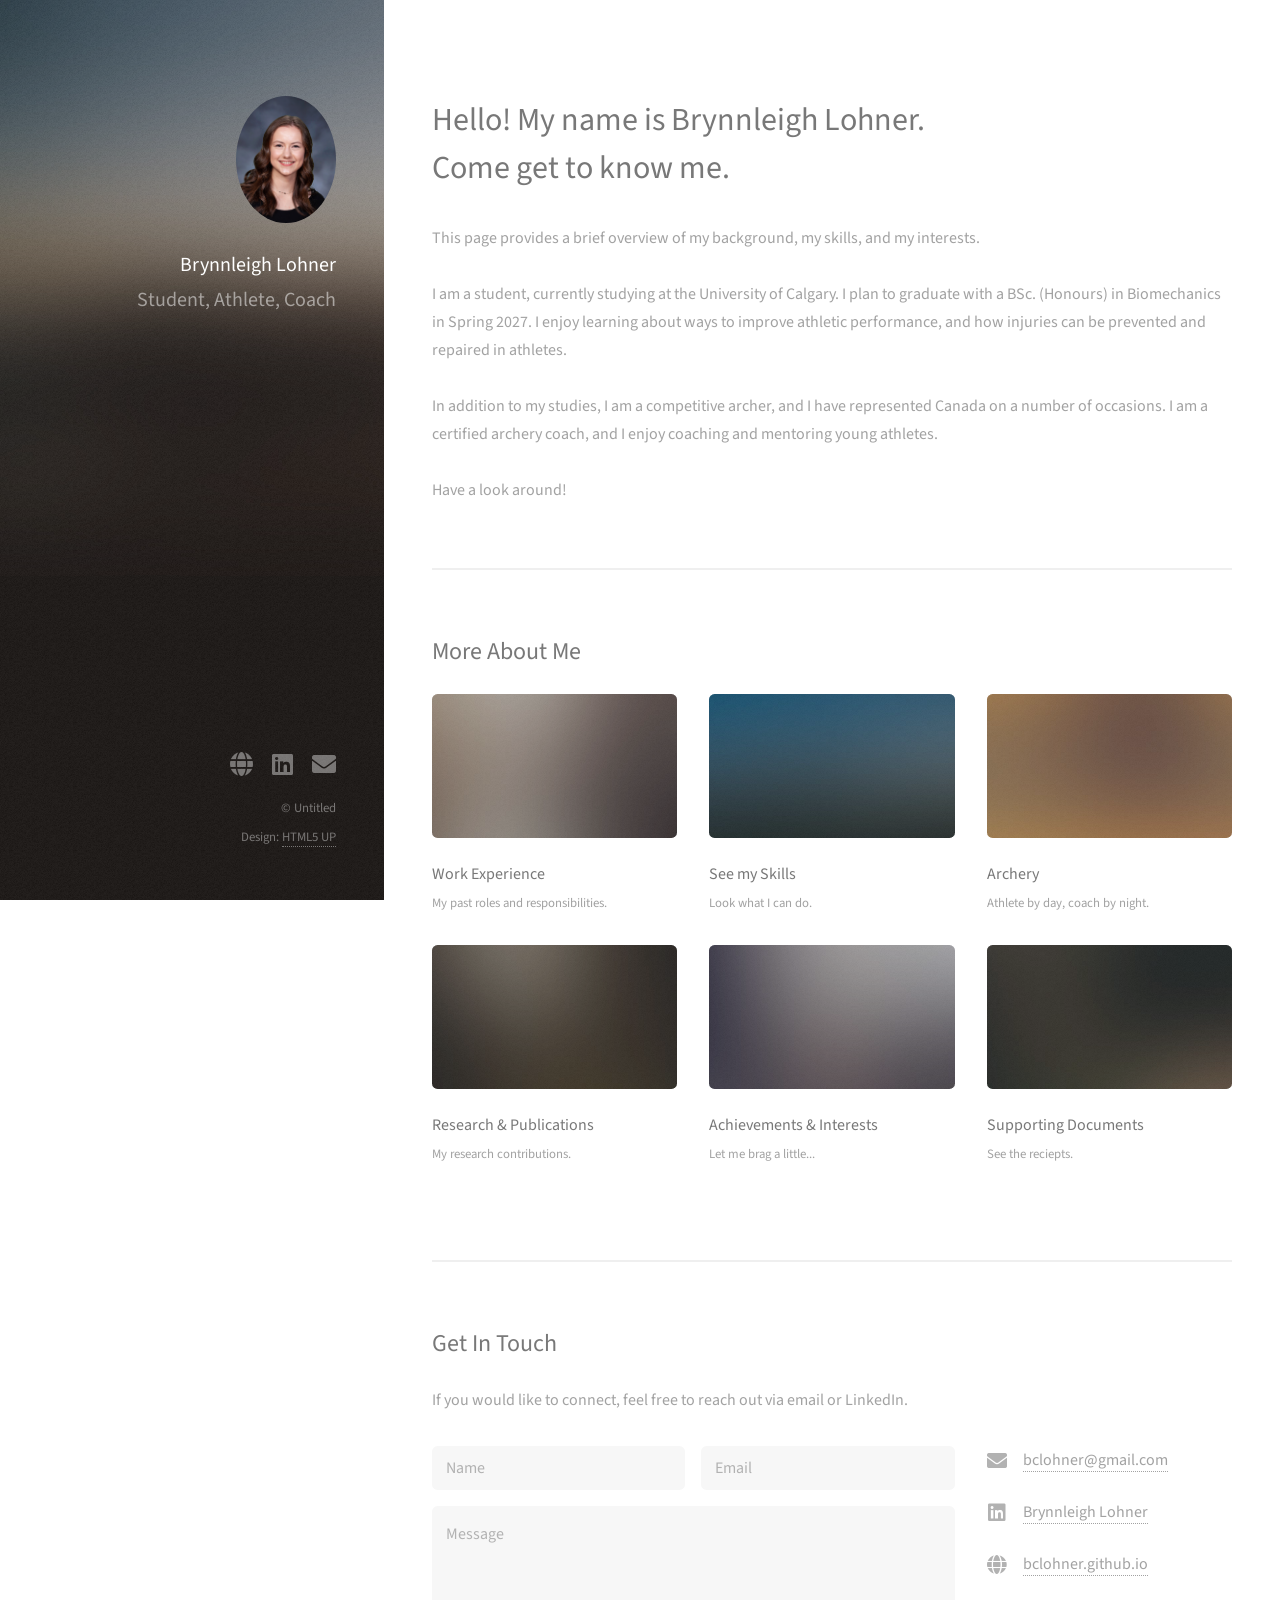
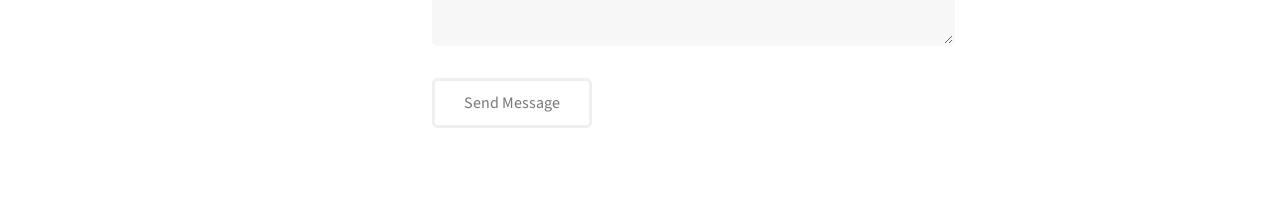
<file: index.html>
<!DOCTYPE HTML>
<!--
	Strata by HTML5 UP
	html5up.net | @ajlkn
	Free for personal and commercial use under the CCA 3.0 license (html5up.net/license)
-->
<html>

<head>
	<title>Brynnleigh Lohner</title>
	<meta charset="utf-8" />
	<meta name="viewport" content="width=device-width, initial-scale=1, user-scalable=no" />
	<link rel="stylesheet" href="assets/css/main.css" />
</head>

<body class="is-preload">

	<!-- Header -->
	<header id="header">
		<div class="inner">
			<a href="#" class="image avatar"><img src="images/Headshot.jpg" alt="" /></a>
			<h1><strong>Brynnleigh Lohner</strong><br />
				Student, Athlete, Coach<br /></h1>
		</div>
	</header>

	<!-- Main -->
	<div id="main">

		<!-- One -->
		<section id="one">
			<header class="major">
				<h2>Hello! My name is Brynnleigh Lohner.<br />
					Come get to know me.</h2>
			</header>
			<p>This page provides a brief overview of my background, my skills, and my interests.<br>
				<br>
				I am a student, currently studying at the University of Calgary. I plan to graduate with a BSc.
				(Honours) in
				Biomechanics in Spring 2027. I enjoy learning about ways to improve athletic performance, and how
				injuries can be prevented
				and repaired in athletes.<br>
				<br>
				In addition to my studies, I am a competitive archer, and I have represented Canada on a number of
				occasions. I am a certified archery coach, and I enjoy coaching and mentoring young athletes. <br>
				<br>
				Have a look around!
			</p>
		</section>

		<!-- Two -->
		<section id="two">
			<h2>More About Me</h2>
			<div class="row">
				<article class="col-4 col-12-xsmall work-item">
					<a href="experience.html" class="image fit thumb"><img src="images/thumbs/01.jpg"
							alt="Work Experience" /></a>
					<h3>Work Experience</h3>
					<p>My past roles and responsibilities.</p>
				</article>
				<article class="col-4 col-12-xsmall work-item">
					<a href="skills.html" class="image fit thumb"><img src="images/thumbs/05.jpg"
							alt="See my Skills!" /></a>
					<h3>See my Skills</h3>
					<p>Look what I can do.</p>
				</article>
				<article class="col-4 col-12-xsmall work-item">
					<a href="archery.html" class="image fit thumb"><img src="images/thumbs/04.jpg" alt="Archery" /></a>
					<h3>Archery</h3>
					<p>Athlete by day, coach by night.</p>
				</article>
				<article class="col-4 col-12-xsmall work-item">
					<a href="research.html" class="image fit thumb"><img src="images/thumbs/02.jpg"
							alt="Research & Publications" /></a>
					<h3>Research & Publications</h3>
					<p>My research contributions.</p>
				</article>
				<article class="col-4 col-12-xsmall work-item">
					<a href="achievements.html" class="image fit thumb"><img src="images/thumbs/03.jpg"
							alt="Achievements" /></a>
					<h3>Achievements & Interests</h3>
					<p>Let me brag a little...</p>
				</article>
				<article class="col-4 col-12-xsmall work-item">
					<a href="documents.html" class="image fit thumb"><img src="images/thumbs/06.jpg"
							alt="Supporting Documents" /></a>
					<h3>Supporting Documents</h3>
					<p>See the reciepts.</p>
				</article>
			</div>
		</section>

		<!-- Three -->
		<section id="three">
			<h2>Get In Touch</h2>
			<p>If you would like to connect, feel free to reach out via email or LinkedIn.</p>
			<div class="row">
				<div class="col-8 col-12-small">
					<form method="post" action="mailto:bclohner@gmail.com" enctype="text/plain">
						<div class="row gtr-uniform gtr-50">
							<div class="col-6 col-12-xsmall"><input type="text" name="name" id="name"
									placeholder="Name" /></div>
							<div class="col-6 col-12-xsmall"><input type="email" name="email" id="email"
									placeholder="Email" /></div>
							<div class="col-12"><textarea name="message" id="message" placeholder="Message"
									rows="4"></textarea></div>
						</div>
						<ul class="actions" style="margin-top: 2em;">
							<li><input type="submit" value="Send Message" /></li>
						</ul>
					</form>
				</div>
				<div class="col-4 col-12-small">
					<ul class="labeled-icons">
						<li>
							<h3 class="icon solid fa-envelope"><span class="label">Email</span></h3>
							<a href="mailto:bclohner@gmail.com">bclohner@gmail.com</a>
						</li>
						<li>
							<h3 class="icon brands fa-linkedin"><span class="label">LinkedIn</span></h3>
							<a href="https://www.linkedin.com/in/brynnleigh-lohner-a59568325/"
								target="_blank">Brynnleigh Lohner</a>
						</li>
						<li>
							<h3 class="icon solid fa-globe"><span class="label">Website</span></h3>
							<a href="https://bclohner.github.io">bclohner.github.io</a>
						</li>
					</ul>
				</div>
			</div>
		</section>

		<!-- Four -->
		<!--
					<section id="four">
						<h2>Elements</h2>

						<section>
							<h4>Text</h4>
							<p>This is <b>bold</b> and this is <strong>strong</strong>. This is <i>italic</i> and this is <em>emphasized</em>.
							This is <sup>superscript</sup> text and this is <sub>subscript</sub> text.
							This is <u>underlined</u> and this is code: <code>for (;;) { ... }</code>. Finally, <a href="#">this is a link</a>.</p>
							<hr />
							<header>
								<h4>Heading with a Subtitle</h4>
								<p>Lorem ipsum dolor sit amet nullam id egestas urna aliquam</p>
							</header>
							<p>Nunc lacinia ante nunc ac lobortis. Interdum adipiscing gravida odio porttitor sem non mi integer non faucibus ornare mi ut ante amet placerat aliquet. Volutpat eu sed ante lacinia sapien lorem accumsan varius montes viverra nibh in adipiscing blandit tempus accumsan.</p>
							<header>
								<h5>Heading with a Subtitle</h5>
								<p>Lorem ipsum dolor sit amet nullam id egestas urna aliquam</p>
							</header>
							<p>Nunc lacinia ante nunc ac lobortis. Interdum adipiscing gravida odio porttitor sem non mi integer non faucibus ornare mi ut ante amet placerat aliquet. Volutpat eu sed ante lacinia sapien lorem accumsan varius montes viverra nibh in adipiscing blandit tempus accumsan.</p>
							<hr />
							<h2>Heading Level 2</h2>
							<h3>Heading Level 3</h3>
							<h4>Heading Level 4</h4>
							<h5>Heading Level 5</h5>
							<h6>Heading Level 6</h6>
							<hr />
							<h5>Blockquote</h5>
							<blockquote>Fringilla nisl. Donec accumsan interdum nisi, quis tincidunt felis sagittis eget tempus euismod. Vestibulum ante ipsum primis in faucibus vestibulum. Blandit adipiscing eu felis iaculis volutpat ac adipiscing accumsan faucibus. Vestibulum ante ipsum primis in faucibus lorem ipsum dolor sit amet nullam adipiscing eu felis.</blockquote>
							<h5>Preformatted</h5>
							<pre><code>i = 0;

while (!deck.isInOrder()) {
print 'Iteration ' + i;
deck.shuffle();
i++;
}

print 'It took ' + i + ' iterations to sort the deck.';</code></pre>
						</section>

						<section>
							<h4>Lists</h4>
							<div class="row">
								<div class="col-6 col-12-xsmall">
									<h5>Unordered</h5>
									<ul>
										<li>Dolor pulvinar etiam magna etiam.</li>
										<li>Sagittis adipiscing lorem eleifend.</li>
										<li>Felis enim feugiat dolore viverra.</li>
									</ul>
									<h5>Alternate</h5>
									<ul class="alt">
										<li>Dolor pulvinar etiam magna etiam.</li>
										<li>Sagittis adipiscing lorem eleifend.</li>
										<li>Felis enim feugiat dolore viverra.</li>
									</ul>
								</div>
								<div class="col-6 col-12-xsmall">
									<h5>Ordered</h5>
									<ol>
										<li>Dolor pulvinar etiam magna etiam.</li>
										<li>Etiam vel felis at lorem sed viverra.</li>
										<li>Felis enim feugiat dolore viverra.</li>
										<li>Dolor pulvinar etiam magna etiam.</li>
										<li>Etiam vel felis at lorem sed viverra.</li>
										<li>Felis enim feugiat dolore viverra.</li>
									</ol>
									<h5>Icons</h5>
									<ul class="icons">
										<li><a href="#" class="icon brands fa-twitter"><span class="label">Twitter</span></a></li>
										<li><a href="#" class="icon brands fa-facebook-f"><span class="label">Facebook</span></a></li>
										<li><a href="#" class="icon brands fa-instagram"><span class="label">Instagram</span></a></li>
										<li><a href="#" class="icon brands fa-github"><span class="label">Github</span></a></li>
										<li><a href="#" class="icon brands fa-dribbble"><span class="label">Dribbble</span></a></li>
										<li><a href="#" class="icon brands fa-tumblr"><span class="label">Tumblr</span></a></li>
									</ul>
								</div>
							</div>
							<h5>Actions</h5>
							<ul class="actions">
								<li><a href="#" class="button primary">Default</a></li>
								<li><a href="#" class="button">Default</a></li>
							</ul>
							<ul class="actions small">
								<li><a href="#" class="button primary small">Small</a></li>
								<li><a href="#" class="button small">Small</a></li>
							</ul>
							<div class="row">
								<div class="col-6 col-12-small">
									<ul class="actions stacked">
										<li><a href="#" class="button primary">Default</a></li>
										<li><a href="#" class="button">Default</a></li>
									</ul>
								</div>
								<div class="col-6 col-12-small">
									<ul class="actions stacked">
										<li><a href="#" class="button primary small">Small</a></li>
										<li><a href="#" class="button small">Small</a></li>
									</ul>
								</div>
								<div class="col-6 col-12-small">
									<ul class="actions stacked">
										<li><a href="#" class="button primary fit">Default</a></li>
										<li><a href="#" class="button fit">Default</a></li>
									</ul>
								</div>
								<div class="col-6 col-12-small">
									<ul class="actions stacked">
										<li><a href="#" class="button primary small fit">Small</a></li>
										<li><a href="#" class="button small fit">Small</a></li>
									</ul>
								</div>
							</div>
						</section>

						<section>
							<h4>Table</h4>
							<h5>Default</h5>
							<div class="table-wrapper">
								<table>
									<thead>
										<tr>
											<th>Name</th>
											<th>Description</th>
											<th>Price</th>
										</tr>
									</thead>
									<tbody>
										<tr>
											<td>Item One</td>
											<td>Ante turpis integer aliquet porttitor.</td>
											<td>29.99</td>
										</tr>
										<tr>
											<td>Item Two</td>
											<td>Vis ac commodo adipiscing arcu aliquet.</td>
											<td>19.99</td>
										</tr>
										<tr>
											<td>Item Three</td>
											<td> Morbi faucibus arcu accumsan lorem.</td>
											<td>29.99</td>
										</tr>
										<tr>
											<td>Item Four</td>
											<td>Vitae integer tempus condimentum.</td>
											<td>19.99</td>
										</tr>
										<tr>
											<td>Item Five</td>
											<td>Ante turpis integer aliquet porttitor.</td>
											<td>29.99</td>
										</tr>
									</tbody>
									<tfoot>
										<tr>
											<td colspan="2"></td>
											<td>100.00</td>
										</tr>
									</tfoot>
								</table>
							</div>

							<h5>Alternate</h5>
							<div class="table-wrapper">
								<table class="alt">
									<thead>
										<tr>
											<th>Name</th>
											<th>Description</th>
											<th>Price</th>
										</tr>
									</thead>
									<tbody>
										<tr>
											<td>Item One</td>
											<td>Ante turpis integer aliquet porttitor.</td>
											<td>29.99</td>
										</tr>
										<tr>
											<td>Item Two</td>
											<td>Vis ac commodo adipiscing arcu aliquet.</td>
											<td>19.99</td>
										</tr>
										<tr>
											<td>Item Three</td>
											<td> Morbi faucibus arcu accumsan lorem.</td>
											<td>29.99</td>
										</tr>
										<tr>
											<td>Item Four</td>
											<td>Vitae integer tempus condimentum.</td>
											<td>19.99</td>
										</tr>
										<tr>
											<td>Item Five</td>
											<td>Ante turpis integer aliquet porttitor.</td>
											<td>29.99</td>
										</tr>
									</tbody>
									<tfoot>
										<tr>
											<td colspan="2"></td>
											<td>100.00</td>
										</tr>
									</tfoot>
								</table>
							</div>
						</section>

						<section>
							<h4>Buttons</h4>
							<ul class="actions">
								<li><a href="#" class="button primary">Primary</a></li>
								<li><a href="#" class="button">Default</a></li>
							</ul>
							<ul class="actions">
								<li><a href="#" class="button large">Large</a></li>
								<li><a href="#" class="button">Default</a></li>
								<li><a href="#" class="button small">Small</a></li>
							</ul>
							<ul class="actions fit">
								<li><a href="#" class="button primary fit">Fit</a></li>
								<li><a href="#" class="button fit">Fit</a></li>
							</ul>
							<ul class="actions fit small">
								<li><a href="#" class="button primary fit small">Fit + Small</a></li>
								<li><a href="#" class="button fit small">Fit + Small</a></li>
							</ul>
							<ul class="actions">
								<li><a href="#" class="button primary icon solid fa-download">Icon</a></li>
								<li><a href="#" class="button icon solid fa-download">Icon</a></li>
							</ul>
							<ul class="actions">
								<li><span class="button primary disabled">Primary</span></li>
								<li><span class="button disabled">Default</span></li>
							</ul>
						</section>

						<section>
							<h4>Form</h4>
							<form method="post" action="#">
								<div class="row gtr-uniform gtr-50">
									<div class="col-6 col-12-xsmall">
										<input type="text" name="demo-name" id="demo-name" value="" placeholder="Name" />
									</div>
									<div class="col-6 col-12-xsmall">
										<input type="email" name="demo-email" id="demo-email" value="" placeholder="Email" />
									</div>
									<div class="col-12">
										<select name="demo-category" id="demo-category">
											<option value="">- Category -</option>
											<option value="1">Manufacturing</option>
											<option value="1">Shipping</option>
											<option value="1">Administration</option>
											<option value="1">Human Resources</option>
										</select>
									</div>
									<div class="col-4 col-12-small">
										<input type="radio" id="demo-priority-low" name="demo-priority" checked>
										<label for="demo-priority-low">Low Priority</label>
									</div>
									<div class="col-4 col-12-small">
										<input type="radio" id="demo-priority-normal" name="demo-priority">
										<label for="demo-priority-normal">Normal Priority</label>
									</div>
									<div class="col-4 col-12-small">
										<input type="radio" id="demo-priority-high" name="demo-priority">
										<label for="demo-priority-high">High Priority</label>
									</div>
									<div class="col-6 col-12-small">
										<input type="checkbox" id="demo-copy" name="demo-copy">
										<label for="demo-copy">Email me a copy of this message</label>
									</div>
									<div class="col-6 col-12-small">
										<input type="checkbox" id="demo-human" name="demo-human" checked>
										<label for="demo-human">I am a human and not a robot</label>
									</div>
									<div class="col-12">
										<textarea name="demo-message" id="demo-message" placeholder="Enter your message" rows="6"></textarea>
									</div>
									<div class="col-12">
										<ul class="actions">
											<li><input type="submit" value="Send Message" class="primary" /></li>
											<li><input type="reset" value="Reset" /></li>
										</ul>
									</div>
								</div>
							</form>
						</section>

						<section>
							<h4>Image</h4>
							<h5>Fit</h5>
							<div class="box alt">
								<div class="row gtr-50 gtr-uniform">
									<div class="col-12"><span class="image fit"><img src="images/fulls/05.jpg" alt="" /></span></div>
									<div class="col-4"><span class="image fit"><img src="images/thumbs/01.jpg" alt="" /></span></div>
									<div class="col-4"><span class="image fit"><img src="images/thumbs/02.jpg" alt="" /></span></div>
									<div class="col-4"><span class="image fit"><img src="images/thumbs/03.jpg" alt="" /></span></div>
									<div class="col-4"><span class="image fit"><img src="images/thumbs/04.jpg" alt="" /></span></div>
									<div class="col-4"><span class="image fit"><img src="images/thumbs/05.jpg" alt="" /></span></div>
									<div class="col-4"><span class="image fit"><img src="images/thumbs/06.jpg" alt="" /></span></div>
									<div class="col-4"><span class="image fit"><img src="images/thumbs/03.jpg" alt="" /></span></div>
									<div class="col-4"><span class="image fit"><img src="images/thumbs/02.jpg" alt="" /></span></div>
									<div class="col-4"><span class="image fit"><img src="images/thumbs/01.jpg" alt="" /></span></div>
								</div>
							</div>
							<h5>Left &amp; Right</h5>
							<p><span class="image left"><img src="images/avatar.jpg" alt="" /></span>Fringilla nisl. Donec accumsan interdum nisi, quis tincidunt felis sagittis eget. tempus euismod. Vestibulum ante ipsum primis in faucibus vestibulum. Blandit adipiscing eu felis iaculis volutpat ac adipiscing accumsan eu faucibus. Integer ac pellentesque praesent tincidunt felis sagittis eget. tempus euismod. Vestibulum ante ipsum primis in faucibus vestibulum. Blandit adipiscing eu felis iaculis volutpat ac adipiscing accumsan eu faucibus. Integer ac pellentesque praesent. Donec accumsan interdum nisi, quis tincidunt felis sagittis eget. tempus euismod. Vestibulum ante ipsum primis in faucibus vestibulum. Blandit adipiscing eu felis iaculis volutpat ac adipiscing accumsan eu faucibus. Integer ac pellentesque praesent tincidunt felis sagittis eget. tempus euismod. Vestibulum ante ipsum primis in faucibus vestibulum. Blandit adipiscing eu felis iaculis volutpat ac adipiscing accumsan eu faucibus. Integer ac pellentesque praesent.</p>
							<p><span class="image right"><img src="images/avatar.jpg" alt="" /></span>Fringilla nisl. Donec accumsan interdum nisi, quis tincidunt felis sagittis eget. tempus euismod. Vestibulum ante ipsum primis in faucibus vestibulum. Blandit adipiscing eu felis iaculis volutpat ac adipiscing accumsan eu faucibus. Integer ac pellentesque praesent tincidunt felis sagittis eget. tempus euismod. Vestibulum ante ipsum primis in faucibus vestibulum. Blandit adipiscing eu felis iaculis volutpat ac adipiscing accumsan eu faucibus. Integer ac pellentesque praesent. Donec accumsan interdum nisi, quis tincidunt felis sagittis eget. tempus euismod. Vestibulum ante ipsum primis in faucibus vestibulum. Blandit adipiscing eu felis iaculis volutpat ac adipiscing accumsan eu faucibus. Integer ac pellentesque praesent tincidunt felis sagittis eget. tempus euismod. Vestibulum ante ipsum primis in faucibus vestibulum. Blandit adipiscing eu felis iaculis volutpat ac adipiscing accumsan eu faucibus. Integer ac pellentesque praesent.</p>
						</section>

					</section>
				-->

	</div>

	<!-- Footer -->
	<footer id="footer">
		<div class="inner">
			<ul class="icons">
				<li><a href="https://bclohner.github.io" class="icon solid fa-globe"><span
							class="label">Website</span></a></li>
				<li><a href="https://www.linkedin.com/in/brynnleigh-lohner-a59568325/"
						class="icon brands fa-linkedin"><span class="label">LinkedIn</span></a></li>
				<li><a href="mailto:bclohner@gmail.com" class="icon solid fa-envelope"><span
							class="label">Email</span></a></li>
			</ul>
			<ul class="copyright">
				<li>&copy; Untitled</li>
				<li>Design: <a href="http://html5up.net">HTML5 UP</a></li>
			</ul>
		</div>
	</footer>

	<!-- Scripts -->
	<script src="assets/js/jquery.min.js"></script>
	<script src="assets/js/jquery.poptrox.min.js"></script>
	<script src="assets/js/browser.min.js"></script>
	<script src="assets/js/breakpoints.min.js"></script>
	<script src="assets/js/util.js"></script>
	<script src="assets/js/main.js"></script>

</body>

</html>
</file>
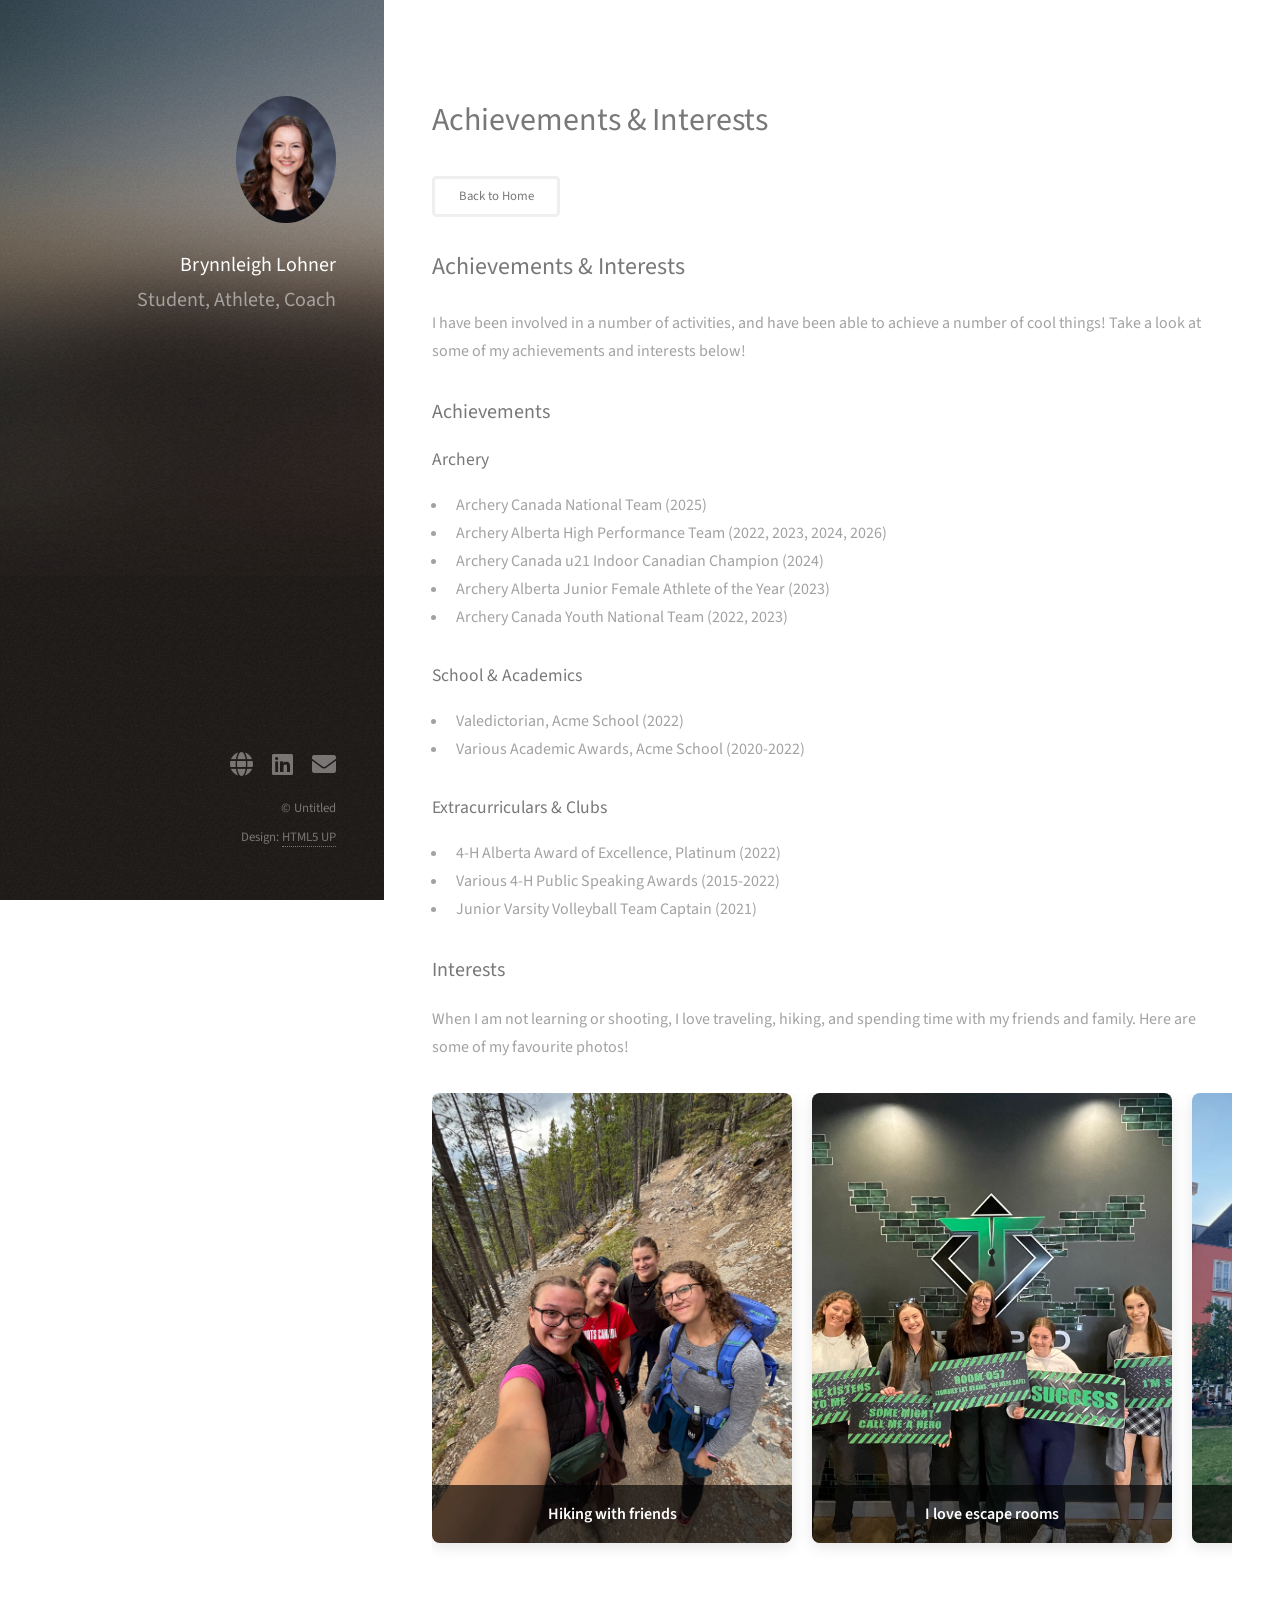
<file: achievements.html>
<!DOCTYPE HTML>
<!--
	Strata by HTML5 UP
	html5up.net | @ajlkn
	Free for personal and commercial use under the CCA 3.0 license (html5up.net/license)
-->
<html>

<head>
	<title>Brynnleigh Lohner</title>
	<meta charset="utf-8" />
	<meta name="viewport" content="width=device-width, initial-scale=1, user-scalable=no" />
	<link rel="stylesheet" href="assets/css/main.css" />
</head>

<body class="is-preload">

	<!-- Header -->
	<header id="header">
		<div class="inner">
			<a href="#" class="image avatar"><img src="images/Headshot.jpg" alt="" /></a>
			<h1><strong>Brynnleigh Lohner</strong><br />
				Student, Athlete, Coach<br /></h1>


		</div>
	</header>

	<!-- Main -->
	<div id="main">

		<!-- One -->
		<section id="one">
			<header class="major">
				<h2>Achievements & Interests</h2>
			</header>
			<p><a href="index.html" class="button small">Back to Home</a></p </section>

			<section id="achievements">
				<h2>Achievements & Interests</h2>
				<p>I have been involved in a number of activities, and have been able to achieve a number of cool
					things!
					Take a look at some of my achievements and interests below!
				</p>
				<div class="row">
					<div class="col-12 col-12-small">
						<h3>Achievements</h3>
						<h4>Archery</h4>
						<ul>
							<li>Archery Canada National Team (2025)</li>
							<li>Archery Alberta High Performance Team (2022, 2023, 2024, 2026)</li>
							<li>Archery Canada u21 Indoor Canadian Champion (2024)</li>
							<li>Archery Alberta Junior Female Athlete of the Year (2023)</li>
							<li>Archery Canada Youth National Team (2022, 2023)</li>
						</ul>

						<h4>School & Academics</h4>
						<ul>
							<li>Valedictorian, Acme School (2022)</li>
							<li>Various Academic Awards, Acme School (2020-2022)</li>
						</ul>

						<h4>Extracurriculars & Clubs</h4>
						<ul>
							<li>4-H Alberta Award of Excellence, Platinum (2022)</li>
							<li>Various 4-H Public Speaking Awards (2015-2022)</li>
							<li>Junior Varsity Volleyball Team Captain (2021)</li>
						</ul>
						<h3>Interests</h3>
						<p>When I am not learning or shooting, I love traveling, hiking, and spending time with my
							friends
							and
							family. Here are some of my favourite photos!</p>

						<style>
							.photo-carousel {
								display: flex;
								overflow-x: auto;
								scroll-snap-type: x mandatory;
								gap: 20px;
								padding-bottom: 20px;
								margin-top: 1.5em;
								-webkit-overflow-scrolling: touch;
							}

							.photo-carousel::-webkit-scrollbar {
								height: 10px;
							}

							.photo-carousel::-webkit-scrollbar-track {
								background: rgba(0, 0, 0, 0.05);
								border-radius: 5px;
							}

							.photo-carousel::-webkit-scrollbar-thumb {
								background: rgba(0, 0, 0, 0.25);
								border-radius: 5px;
							}

							.carousel-card {
								flex: 0 0 85%;
								scroll-snap-align: center;
								position: relative;
								border-radius: 8px;
								overflow: hidden;
								box-shadow: 0 4px 15px rgba(0, 0, 0, 0.1);
							}

							.carousel-card img {
								width: 100%;
								height: 450px;
								object-fit: cover;
								display: block;
							}

							.carousel-caption {
								position: absolute;
								bottom: 0;
								left: 0;
								right: 0;
								background: rgba(0, 0, 0, 0.65);
								color: #fff;
								padding: 15px;
								text-align: center;
								font-weight: 600;
								margin: 0;
							}

							@media screen and (min-width: 768px) {
								.carousel-card {
									flex: 0 0 60%;
								}
							}

							@media screen and (min-width: 1200px) {
								.carousel-card {
									flex: 0 0 45%;
								}
							}
						</style>

						<div class="photo-carousel">
							<div class="carousel-card">
								<img src="Documents/Interests/IMG_2590.jpeg" loading="lazy" alt="Interest" />
								<p class="carousel-caption">Hiking with friends</p>
							</div>
							<div class="carousel-card">
								<img src="Documents/Interests/IMG_3814.jpeg" loading="lazy" alt="Interest" />
								<p class="carousel-caption">I love escape rooms</p>
							</div>
							<div class="carousel-card">
								<img src="Documents/Interests/IMG_4012.jpeg" loading="lazy" alt="Interest" />
								<p class="carousel-caption">Sightseeing in Cologne</p>
							</div>
							<div class="carousel-card">
								<img src="Documents/Interests/IMG_4334.jpeg" loading="lazy" alt="Interest" />
								<p class="carousel-caption">More sightseeing with friends</p>
							</div>
							<div class="carousel-card">
								<img src="Documents/Interests/IMG_4503.jpeg" loading="lazy" alt="Interest" />
								<p class="carousel-caption">Views in Kananaskis</p>
							</div>
							<div class="carousel-card">
								<img src="Documents/Interests/IMG_5651.jpeg" loading="lazy" alt="Interest" />
								<p class="carousel-caption">I love to try new restaraunts!</p>
							</div>
							<div class="carousel-card">
								<img src="Documents/Interests/IMG_5700.jpeg" loading="lazy" alt="Interest" />
								<p class="carousel-caption">Sledding with dad</p>
							</div>
							<div class="carousel-card">
								<img src="Documents/Interests/IMG_5719.jpeg" loading="lazy" alt="Interest" />
								<p class="carousel-caption">Taking in some curling</p>
							</div>
							<div class="carousel-card">
								<img src="Documents/Interests/IMG_9645.jpeg" loading="lazy" alt="Interest" />
								<p class="carousel-caption">More hiking</p>
							</div>
							<div class="carousel-card">
								<img src="Documents/Interests/a5e54683-9d66-4d0d-9e28-51f63dca918e.jpeg" loading="lazy"
									alt="Interest" />
								<p class="carousel-caption">More exploring</p>
							</div>
						</div>

					</div>
				</div>
			</section>

			<!-- Four -->
			<!--
					<section id="four">
						<h2>Elements</h2>

						<section>
							<h4>Text</h4>
							<p>This is <b>bold</b> and this is <strong>strong</strong>. This is <i>italic</i> and this is <em>emphasized</em>.
							This is <sup>superscript</sup> text and this is <sub>subscript</sub> text.
							This is <u>underlined</u> and this is code: <code>for (;;) { ... }</code>. Finally, <a href="#">this is a link</a>.</p>
							<hr />
							<header>
								<h4>Heading with a Subtitle</h4>
								<p>Lorem ipsum dolor sit amet nullam id egestas urna aliquam</p>
							</header>
							<p>Nunc lacinia ante nunc ac lobortis. Interdum adipiscing gravida odio porttitor sem non mi integer non faucibus ornare mi ut ante amet placerat aliquet. Volutpat eu sed ante lacinia sapien lorem accumsan varius montes viverra nibh in adipiscing blandit tempus accumsan.</p>
							<header>
								<h5>Heading with a Subtitle</h5>
								<p>Lorem ipsum dolor sit amet nullam id egestas urna aliquam</p>
							</header>
							<p>Nunc lacinia ante nunc ac lobortis. Interdum adipiscing gravida odio porttitor sem non mi integer non faucibus ornare mi ut ante amet placerat aliquet. Volutpat eu sed ante lacinia sapien lorem accumsan varius montes viverra nibh in adipiscing blandit tempus accumsan.</p>
							<hr />
							<h2>Heading Level 2</h2>
							<h3>Heading Level 3</h3>
							<h4>Heading Level 4</h4>
							<h5>Heading Level 5</h5>
							<h6>Heading Level 6</h6>
							<hr />
							<h5>Blockquote</h5>
							<blockquote>Fringilla nisl. Donec accumsan interdum nisi, quis tincidunt felis sagittis eget tempus euismod. Vestibulum ante ipsum primis in faucibus vestibulum. Blandit adipiscing eu felis iaculis volutpat ac adipiscing accumsan faucibus. Vestibulum ante ipsum primis in faucibus lorem ipsum dolor sit amet nullam adipiscing eu felis.</blockquote>
							<h5>Preformatted</h5>
							<pre><code>i = 0;

while (!deck.isInOrder()) {
print 'Iteration ' + i;
deck.shuffle();
i++;
}

print 'It took ' + i + ' iterations to sort the deck.';</code></pre>
						</section>

						<section>
							<h4>Lists</h4>
							<div class="row">
								<div class="col-6 col-12-xsmall">
									<h5>Unordered</h5>
									<ul>
										<li>Dolor pulvinar etiam magna etiam.</li>
										<li>Sagittis adipiscing lorem eleifend.</li>
										<li>Felis enim feugiat dolore viverra.</li>
									</ul>
									<h5>Alternate</h5>
									<ul class="alt">
										<li>Dolor pulvinar etiam magna etiam.</li>
										<li>Sagittis adipiscing lorem eleifend.</li>
										<li>Felis enim feugiat dolore viverra.</li>
									</ul>
								</div>
								<div class="col-6 col-12-xsmall">
									<h5>Ordered</h5>
									<ol>
										<li>Dolor pulvinar etiam magna etiam.</li>
										<li>Etiam vel felis at lorem sed viverra.</li>
										<li>Felis enim feugiat dolore viverra.</li>
										<li>Dolor pulvinar etiam magna etiam.</li>
										<li>Etiam vel felis at lorem sed viverra.</li>
										<li>Felis enim feugiat dolore viverra.</li>
									</ol>
									<h5>Icons</h5>
									<ul class="icons">
										<li><a href="#" class="icon brands fa-twitter"><span class="label">Twitter</span></a></li>
										<li><a href="#" class="icon brands fa-facebook-f"><span class="label">Facebook</span></a></li>
										<li><a href="#" class="icon brands fa-instagram"><span class="label">Instagram</span></a></li>
										<li><a href="#" class="icon brands fa-github"><span class="label">Github</span></a></li>
										<li><a href="#" class="icon brands fa-dribbble"><span class="label">Dribbble</span></a></li>
										<li><a href="#" class="icon brands fa-tumblr"><span class="label">Tumblr</span></a></li>
									</ul>
								</div>
							</div>
							<h5>Actions</h5>
							<ul class="actions">
								<li><a href="#" class="button primary">Default</a></li>
								<li><a href="#" class="button">Default</a></li>
							</ul>
							<ul class="actions small">
								<li><a href="#" class="button primary small">Small</a></li>
								<li><a href="#" class="button small">Small</a></li>
							</ul>
							<div class="row">
								<div class="col-6 col-12-small">
									<ul class="actions stacked">
										<li><a href="#" class="button primary">Default</a></li>
										<li><a href="#" class="button">Default</a></li>
									</ul>
								</div>
								<div class="col-6 col-12-small">
									<ul class="actions stacked">
										<li><a href="#" class="button primary small">Small</a></li>
										<li><a href="#" class="button small">Small</a></li>
									</ul>
								</div>
								<div class="col-6 col-12-small">
									<ul class="actions stacked">
										<li><a href="#" class="button primary fit">Default</a></li>
										<li><a href="#" class="button fit">Default</a></li>
									</ul>
								</div>
								<div class="col-6 col-12-small">
									<ul class="actions stacked">
										<li><a href="#" class="button primary small fit">Small</a></li>
										<li><a href="#" class="button small fit">Small</a></li>
									</ul>
								</div>
							</div>
						</section>

						<section>
							<h4>Table</h4>
							<h5>Default</h5>
							<div class="table-wrapper">
								<table>
									<thead>
										<tr>
											<th>Name</th>
											<th>Description</th>
											<th>Price</th>
										</tr>
									</thead>
									<tbody>
										<tr>
											<td>Item One</td>
											<td>Ante turpis integer aliquet porttitor.</td>
											<td>29.99</td>
										</tr>
										<tr>
											<td>Item Two</td>
											<td>Vis ac commodo adipiscing arcu aliquet.</td>
											<td>19.99</td>
										</tr>
										<tr>
											<td>Item Three</td>
											<td> Morbi faucibus arcu accumsan lorem.</td>
											<td>29.99</td>
										</tr>
										<tr>
											<td>Item Four</td>
											<td>Vitae integer tempus condimentum.</td>
											<td>19.99</td>
										</tr>
										<tr>
											<td>Item Five</td>
											<td>Ante turpis integer aliquet porttitor.</td>
											<td>29.99</td>
										</tr>
									</tbody>
									<tfoot>
										<tr>
											<td colspan="2"></td>
											<td>100.00</td>
										</tr>
									</tfoot>
								</table>
							</div>

							<h5>Alternate</h5>
							<div class="table-wrapper">
								<table class="alt">
									<thead>
										<tr>
											<th>Name</th>
											<th>Description</th>
											<th>Price</th>
										</tr>
									</thead>
									<tbody>
										<tr>
											<td>Item One</td>
											<td>Ante turpis integer aliquet porttitor.</td>
											<td>29.99</td>
										</tr>
										<tr>
											<td>Item Two</td>
											<td>Vis ac commodo adipiscing arcu aliquet.</td>
											<td>19.99</td>
										</tr>
										<tr>
											<td>Item Three</td>
											<td> Morbi faucibus arcu accumsan lorem.</td>
											<td>29.99</td>
										</tr>
										<tr>
											<td>Item Four</td>
											<td>Vitae integer tempus condimentum.</td>
											<td>19.99</td>
										</tr>
										<tr>
											<td>Item Five</td>
											<td>Ante turpis integer aliquet porttitor.</td>
											<td>29.99</td>
										</tr>
									</tbody>
									<tfoot>
										<tr>
											<td colspan="2"></td>
											<td>100.00</td>
										</tr>
									</tfoot>
								</table>
							</div>
						</section>

						<section>
							<h4>Buttons</h4>
							<ul class="actions">
								<li><a href="#" class="button primary">Primary</a></li>
								<li><a href="#" class="button">Default</a></li>
							</ul>
							<ul class="actions">
								<li><a href="#" class="button large">Large</a></li>
								<li><a href="#" class="button">Default</a></li>
								<li><a href="#" class="button small">Small</a></li>
							</ul>
							<ul class="actions fit">
								<li><a href="#" class="button primary fit">Fit</a></li>
								<li><a href="#" class="button fit">Fit</a></li>
							</ul>
							<ul class="actions fit small">
								<li><a href="#" class="button primary fit small">Fit + Small</a></li>
								<li><a href="#" class="button fit small">Fit + Small</a></li>
							</ul>
							<ul class="actions">
								<li><a href="#" class="button primary icon solid fa-download">Icon</a></li>
								<li><a href="#" class="button icon solid fa-download">Icon</a></li>
							</ul>
							<ul class="actions">
								<li><span class="button primary disabled">Primary</span></li>
								<li><span class="button disabled">Default</span></li>
							</ul>
						</section>

						<section>
							<h4>Form</h4>
							<form method="post" action="#">
								<div class="row gtr-uniform gtr-50">
									<div class="col-6 col-12-xsmall">
										<input type="text" name="demo-name" id="demo-name" value="" placeholder="Name" />
									</div>
									<div class="col-6 col-12-xsmall">
										<input type="email" name="demo-email" id="demo-email" value="" placeholder="Email" />
									</div>
									<div class="col-12">
										<select name="demo-category" id="demo-category">
											<option value="">- Category -</option>
											<option value="1">Manufacturing</option>
											<option value="1">Shipping</option>
											<option value="1">Administration</option>
											<option value="1">Human Resources</option>
										</select>
									</div>
									<div class="col-4 col-12-small">
										<input type="radio" id="demo-priority-low" name="demo-priority" checked>
										<label for="demo-priority-low">Low Priority</label>
									</div>
									<div class="col-4 col-12-small">
										<input type="radio" id="demo-priority-normal" name="demo-priority">
										<label for="demo-priority-normal">Normal Priority</label>
									</div>
									<div class="col-4 col-12-small">
										<input type="radio" id="demo-priority-high" name="demo-priority">
										<label for="demo-priority-high">High Priority</label>
									</div>
									<div class="col-6 col-12-small">
										<input type="checkbox" id="demo-copy" name="demo-copy">
										<label for="demo-copy">Email me a copy of this message</label>
									</div>
									<div class="col-6 col-12-small">
										<input type="checkbox" id="demo-human" name="demo-human" checked>
										<label for="demo-human">I am a human and not a robot</label>
									</div>
									<div class="col-12">
										<textarea name="demo-message" id="demo-message" placeholder="Enter your message" rows="6"></textarea>
									</div>
									<div class="col-12">
										<ul class="actions">
											<li><input type="submit" value="Send Message" class="primary" /></li>
											<li><input type="reset" value="Reset" /></li>
										</ul>
									</div>
								</div>
							</form>
						</section>

						<section>
							<h4>Image</h4>
							<h5>Fit</h5>
							<div class="box alt">
								<div class="row gtr-50 gtr-uniform">
									<div class="col-12"><span class="image fit"><img src="images/fulls/05.jpg" alt="" /></span></div>
									<div class="col-4"><span class="image fit"><img src="images/thumbs/01.jpg" alt="" /></span></div>
									<div class="col-4"><span class="image fit"><img src="images/thumbs/02.jpg" alt="" /></span></div>
									<div class="col-4"><span class="image fit"><img src="images/thumbs/03.jpg" alt="" /></span></div>
									<div class="col-4"><span class="image fit"><img src="images/thumbs/04.jpg" alt="" /></span></div>
									<div class="col-4"><span class="image fit"><img src="images/thumbs/05.jpg" alt="" /></span></div>
									<div class="col-4"><span class="image fit"><img src="images/thumbs/06.jpg" alt="" /></span></div>
									<div class="col-4"><span class="image fit"><img src="images/thumbs/03.jpg" alt="" /></span></div>
									<div class="col-4"><span class="image fit"><img src="images/thumbs/02.jpg" alt="" /></span></div>
									<div class="col-4"><span class="image fit"><img src="images/thumbs/01.jpg" alt="" /></span></div>
								</div>
							</div>
							<h5>Left &amp; Right</h5>
							<p><span class="image left"><img src="images/avatar.jpg" alt="" /></span>Fringilla nisl. Donec accumsan interdum nisi, quis tincidunt felis sagittis eget. tempus euismod. Vestibulum ante ipsum primis in faucibus vestibulum. Blandit adipiscing eu felis iaculis volutpat ac adipiscing accumsan eu faucibus. Integer ac pellentesque praesent tincidunt felis sagittis eget. tempus euismod. Vestibulum ante ipsum primis in faucibus vestibulum. Blandit adipiscing eu felis iaculis volutpat ac adipiscing accumsan eu faucibus. Integer ac pellentesque praesent. Donec accumsan interdum nisi, quis tincidunt felis sagittis eget. tempus euismod. Vestibulum ante ipsum primis in faucibus vestibulum. Blandit adipiscing eu felis iaculis volutpat ac adipiscing accumsan eu faucibus. Integer ac pellentesque praesent tincidunt felis sagittis eget. tempus euismod. Vestibulum ante ipsum primis in faucibus vestibulum. Blandit adipiscing eu felis iaculis volutpat ac adipiscing accumsan eu faucibus. Integer ac pellentesque praesent.</p>
							<p><span class="image right"><img src="images/avatar.jpg" alt="" /></span>Fringilla nisl. Donec accumsan interdum nisi, quis tincidunt felis sagittis eget. tempus euismod. Vestibulum ante ipsum primis in faucibus vestibulum. Blandit adipiscing eu felis iaculis volutpat ac adipiscing accumsan eu faucibus. Integer ac pellentesque praesent tincidunt felis sagittis eget. tempus euismod. Vestibulum ante ipsum primis in faucibus vestibulum. Blandit adipiscing eu felis iaculis volutpat ac adipiscing accumsan eu faucibus. Integer ac pellentesque praesent. Donec accumsan interdum nisi, quis tincidunt felis sagittis eget. tempus euismod. Vestibulum ante ipsum primis in faucibus vestibulum. Blandit adipiscing eu felis iaculis volutpat ac adipiscing accumsan eu faucibus. Integer ac pellentesque praesent tincidunt felis sagittis eget. tempus euismod. Vestibulum ante ipsum primis in faucibus vestibulum. Blandit adipiscing eu felis iaculis volutpat ac adipiscing accumsan eu faucibus. Integer ac pellentesque praesent.</p>
						</section>

					</section>
				-->

	</div>

	<!-- Footer -->
	<footer id="footer">
		<div class="inner">
			<ul class="icons">
				<li><a href="https://bclohner.github.io" class="icon solid fa-globe"><span
							class="label">Website</span></a></li>
				<li><a href="https://www.linkedin.com/in/brynnleigh-lohner-a59568325/"
						class="icon brands fa-linkedin"><span class="label">LinkedIn</span></a></li>
				<li><a href="mailto:bclohner@gmail.com" class="icon solid fa-envelope"><span
							class="label">Email</span></a></li>
			</ul>
			<ul class="copyright">
				<li>&copy; Untitled</li>
				<li>Design: <a href="http://html5up.net">HTML5 UP</a></li>
			</ul>
		</div>
	</footer>

	<!-- Scripts -->
	<script src="assets/js/jquery.min.js"></script>
	<script src="assets/js/jquery.poptrox.min.js"></script>
	<script src="assets/js/browser.min.js"></script>
	<script src="assets/js/breakpoints.min.js"></script>
	<script src="assets/js/util.js"></script>
	<script src="assets/js/main.js"></script>
	<script>
		document.addEventListener('DOMContentLoaded', () => {
			const carousel = document.querySelector('.photo-carousel');
			if (!carousel) return;
			let autoScrollInterval;

			const startAutoScroll = () => {
				// Prevent duplicate intervals
				if (autoScrollInterval) clearInterval(autoScrollInterval);
				autoScrollInterval = setInterval(() => {
					// Check if we are at or near the end
					if (carousel.scrollLeft + carousel.clientWidth >= carousel.scrollWidth - 10) {
						// Scroll back to start
						carousel.scrollTo({ left: 0, behavior: 'smooth' });
					} else {
						// Scroll right by one card
						const firstCard = carousel.querySelector('.carousel-card');
						const cardWidth = firstCard ? firstCard.clientWidth + 20 : 300; // +20 for gap
						
						carousel.scrollBy({ left: cardWidth, behavior: 'smooth' });
					}
				}, 3000); // Rotate every 3 seconds
			};

			const stopAutoScroll = () => {
				if (autoScrollInterval) clearInterval(autoScrollInterval);
			};

			// Start automatically
			startAutoScroll();

			// Pause when mouse hovers
			carousel.addEventListener('mouseenter', stopAutoScroll);
			carousel.addEventListener('mouseleave', startAutoScroll);

			// Pause during touch events
			carousel.addEventListener('touchstart', stopAutoScroll, {passive: true});
			carousel.addEventListener('touchend', startAutoScroll, {passive: true});
		});
	</script>

</body>

</html>
</file>
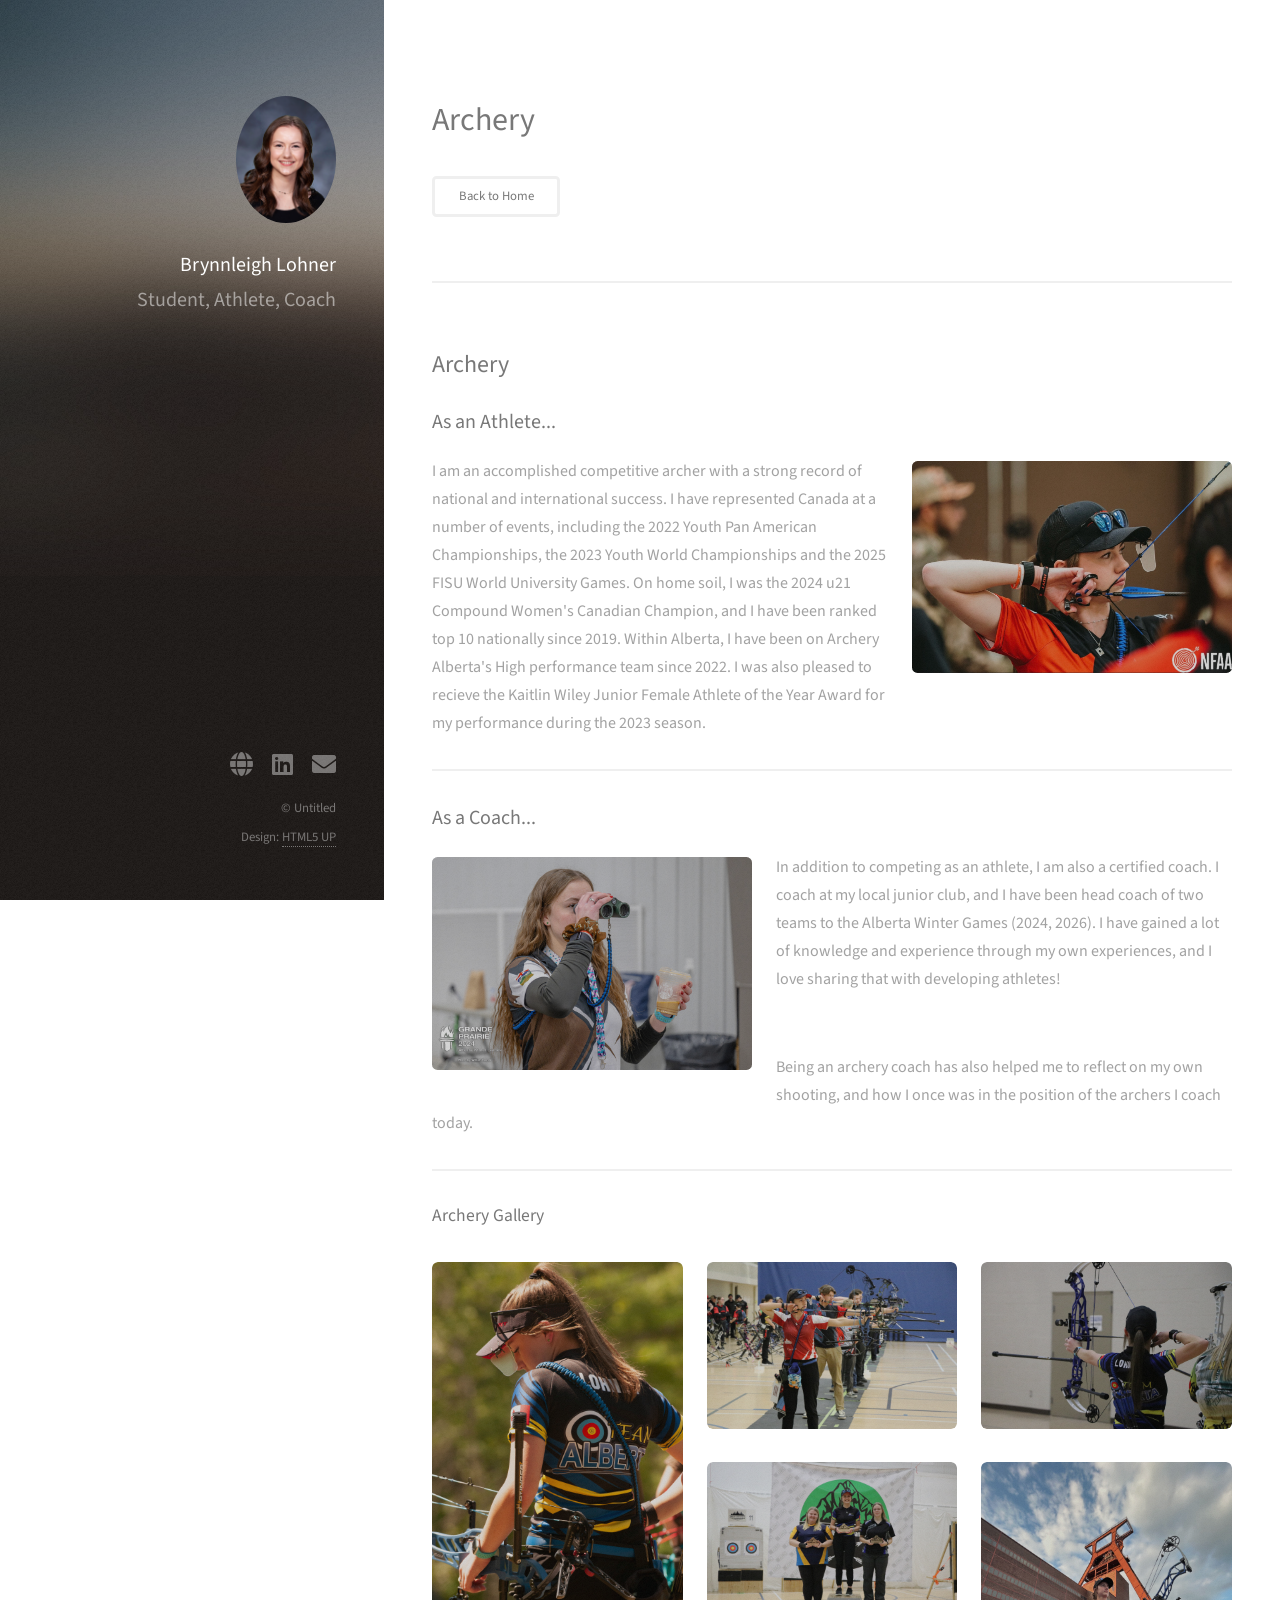
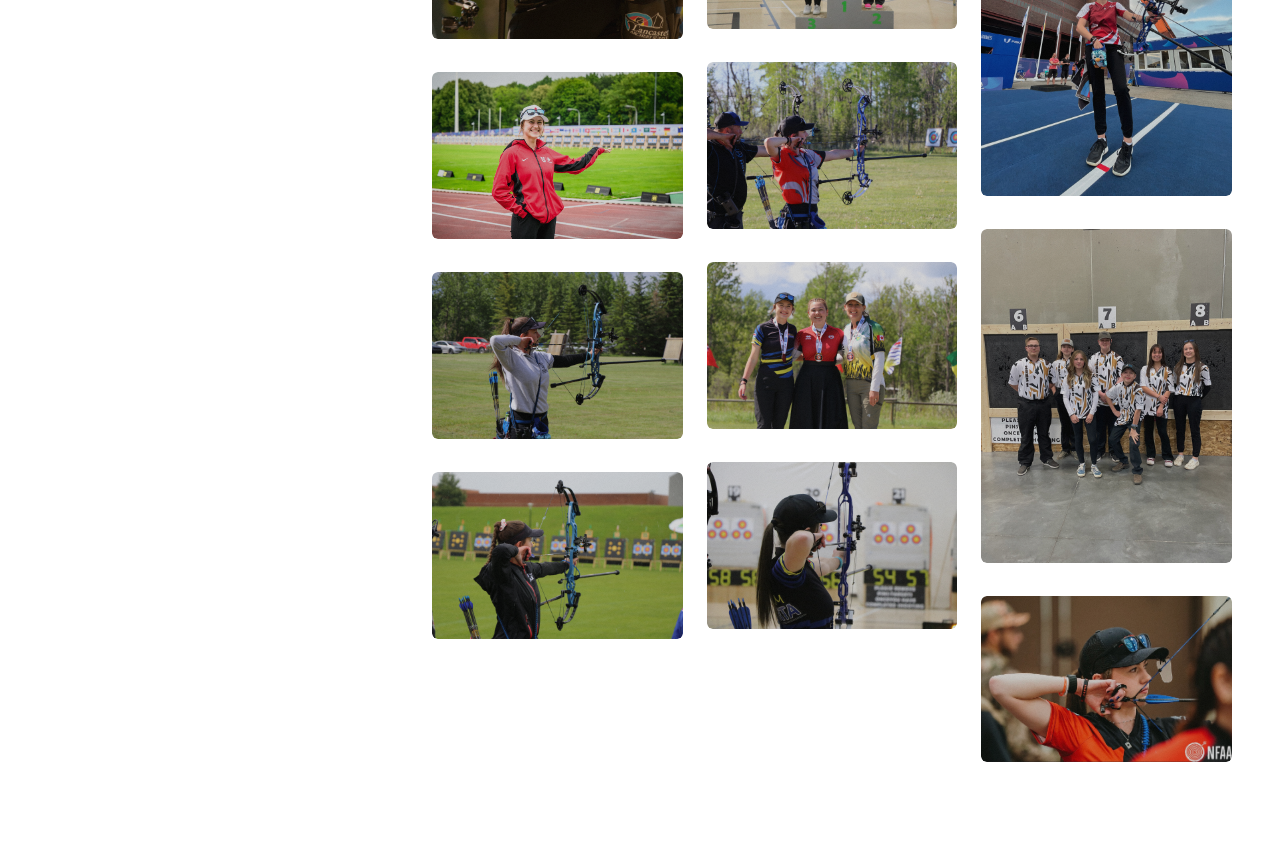
<file: archery.html>
<!DOCTYPE HTML>
<!--
	Strata by HTML5 UP
	html5up.net | @ajlkn
	Free for personal and commercial use under the CCA 3.0 license (html5up.net/license)
-->
<html>

<head>
	<title>Brynnleigh Lohner</title>
	<meta charset="utf-8" />
	<meta name="viewport" content="width=device-width, initial-scale=1, user-scalable=no" />
	<link rel="stylesheet" href="assets/css/main.css" />
</head>

<body class="is-preload">

	<!-- Header -->
	<header id="header">
		<div class="inner">
			<a href="#" class="image avatar"><img src="images/Headshot.jpg" alt="" /></a>
			<h1><strong>Brynnleigh Lohner</strong><br />
				Student, Athlete, Coach<br /></h1>


		</div>
	</header>

	<!-- Main -->
	<div id="main">

		<!-- One -->
		<section id="one">
			<header class="major">
				<h2>Archery</h2>
			</header>
			<p><a href="index.html" class="button small">Back to Home</a></p>
		</section>

		<section id="archery">
			<h2>Archery</h2>
			<div class="row">
				<div class="col-12 col-12-small">

					<h3>As an Athlete...</h3>
					<span class="image right"><img src="images/Archery/IMG_5824.jpeg"
							alt="Archery Competition" /></span>
					<p>I am an accomplished competitive archer with a strong record of national and international
						success. I have represented Canada at a number of events, including the 2022 Youth Pan American
						Championships, the 2023 Youth World Championships and the 2025 FISU World University Games. On
						home soil, I was the 2024 u21 Compound Women's Canadian Champion, and I have been ranked top 10
						nationally since 2019. Within Alberta, I have been on Archery Alberta's High performance team
						since 2022. I was also pleased to recieve the Kaitlin Wiley Junior Female Athlete of the Year
						Award for my performance during the 2023 season.
					</p>

					<hr />

					<h3>As a Coach...</h3>
					<span class="image left"><img src="images/Archery/Coaching%20Photo.jpeg"
							alt="Coaching Archery" /></span>
					<p>In addition to competing as an athlete, I am also a certified coach. I coach at my local junior
						club, and I have been head coach of two teams to the Alberta Winter Games (2024, 2026). I have
						gained a lot of knowledge and experience through my own experiences, and I love sharing that
						with developing athletes!</p>
					<br>
					<p>Being an archery coach has also helped me to reflect on my own shooting, and how I once was in
						the position of the archers I coach today.</p>

					<hr />

					<h4>Archery Gallery</h4>
					<style>
						.masonry-gallery {
							column-count: 3;
							column-gap: 1.5em;
							margin-top: 2em;
						}

						.masonry-gallery .image.fit {
							display: inline-block;
							width: 100%;
							margin: 0 0 1.5em 0;
							border-radius: 6px;
							overflow: hidden;
						}

						.masonry-gallery .image.fit img {
							width: 100%;
							height: auto;
							display: block;
							transition: transform 0.2s ease;
						}

						.masonry-gallery .image.fit img:hover {
							transform: scale(1.02);
						}

						@media screen and (max-width: 980px) {
							.masonry-gallery {
								column-count: 2;
							}
						}

						@media screen and (max-width: 480px) {
							.masonry-gallery {
								column-count: 1;
							}
						}
					</style>
					<div class="masonry-gallery">
						<span class="image fit"><img src="images/Archery/D302086.JPEG" alt="" /></span>
						<span class="image fit"><img src="images/Archery/ArcheryPortrait.JPG" alt="" /></span>
						<span class="image fit"><img src="images/Archery/53796653167_d0458f21ff_o.JPG" alt="" /></span>
						<span class="image fit"><img src="images/Archery/53026838001_dffba29b67_o.JPG" alt="" /></span>
						<span class="image fit"><img src="images/Archery/54247869375_228750b4bb_o.jpeg" alt="" /></span>
						<span class="image fit"><img src="images/Archery/54250977653_820e5c84ba_o.jpeg" alt="" /></span>
						<span class="image fit"><img src="images/Archery/54558386780_562ab78045_o.jpeg" alt="" /></span>
						<span class="image fit"><img src="images/Archery/54563200213_57e0a2be49_o.jpeg" alt="" /></span>
						<span class="image fit"><img src="images/Archery/55026386781_11c18cb80a_o.jpeg" alt="" /></span>
						<span class="image fit"><img src="images/Archery/55026661835_c4e695f7c8_o.jpeg" alt="" /></span>
						<span class="image fit"><img src="images/Archery/IMG_4250.jpeg" alt="" /></span>
						<span class="image fit"><img src="images/Archery/IMG_5392.jpeg" alt="" /></span>
						<span class="image fit"><img src="images/Archery/IMG_5824.jpeg" alt="" /></span>
					</div>

				</div>
			</div>
		</section>

	</div>

	<!-- Footer -->
	<footer id="footer">
		<div class="inner">
			<ul class="icons">
				<li><a href="https://bclohner.github.io" class="icon solid fa-globe"><span
							class="label">Website</span></a></li>
				<li><a href="https://www.linkedin.com/in/brynnleigh-lohner-a59568325/"
						class="icon brands fa-linkedin"><span class="label">LinkedIn</span></a></li>
				<li><a href="mailto:bclohner@gmail.com" class="icon solid fa-envelope"><span
							class="label">Email</span></a></li>
			</ul>
			<ul class="copyright">
				<li>&copy; Untitled</li>
				<li>Design: <a href="http://html5up.net">HTML5 UP</a></li>
			</ul>
		</div>
	</footer>

	<!-- Scripts -->
	<script src="assets/js/jquery.min.js"></script>
	<script src="assets/js/jquery.poptrox.min.js"></script>
	<script src="assets/js/browser.min.js"></script>
	<script src="assets/js/breakpoints.min.js"></script>
	<script src="assets/js/util.js"></script>
	<script src="assets/js/main.js"></script>

</body>

</html>
</file>
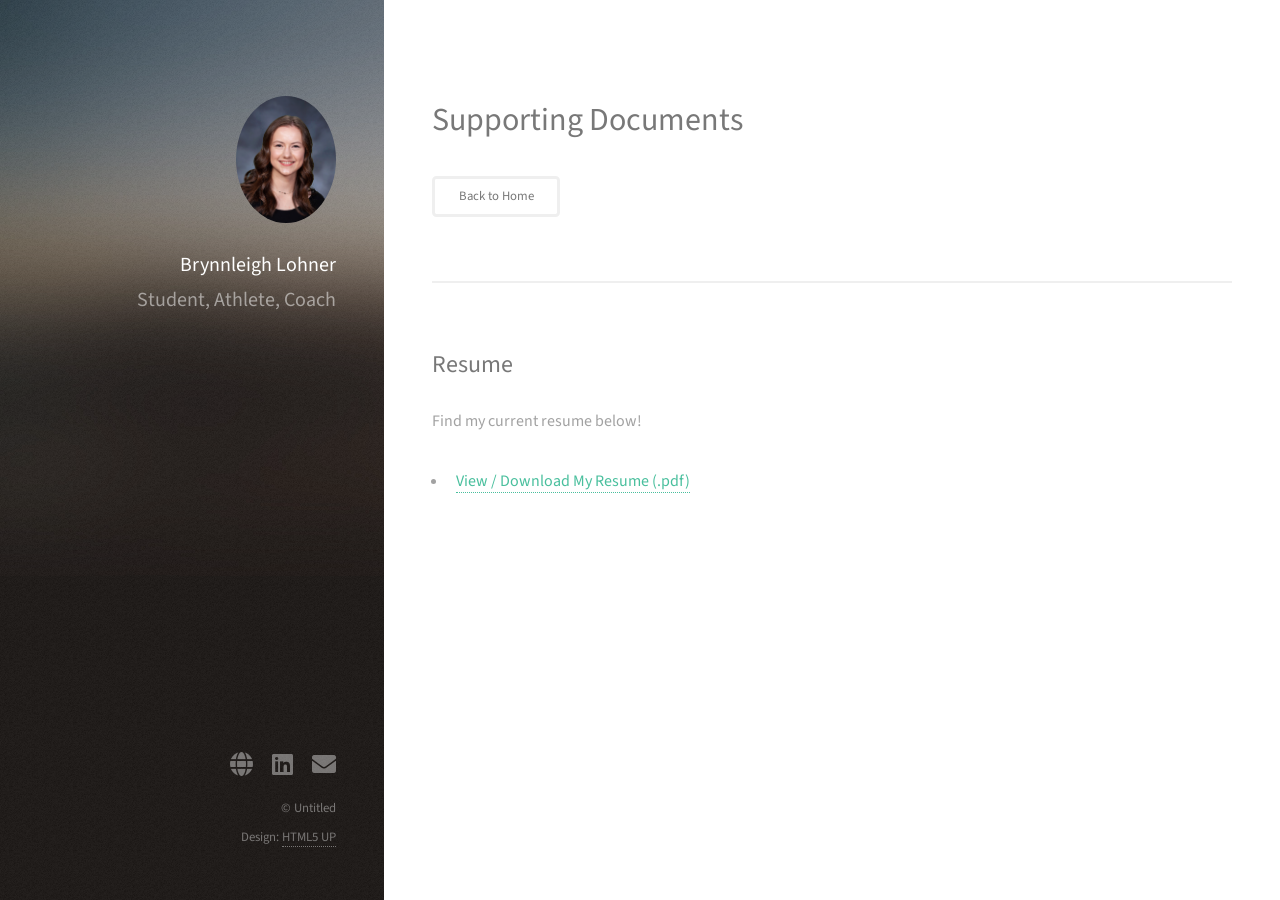
<file: documents.html>
<!DOCTYPE HTML>
<!--
	Strata by HTML5 UP
	html5up.net | @ajlkn
	Free for personal and commercial use under the CCA 3.0 license (html5up.net/license)
-->
<html>

<head>
	<title>Brynnleigh Lohner</title>
	<meta charset="utf-8" />
	<meta name="viewport" content="width=device-width, initial-scale=1, user-scalable=no" />
	<link rel="stylesheet" href="assets/css/main.css" />
</head>

<body class="is-preload">

	<!-- Header -->
	<header id="header">
		<div class="inner">
			<a href="#" class="image avatar"><img src="images/Headshot.jpg" alt="" /></a>
			<h1><strong>Brynnleigh Lohner</strong><br />
				Student, Athlete, Coach<br /></h1>

		</div>
	</header>

	<!-- Main -->
	<div id="main">

		<!-- One -->
		<section id="one">
			<header class="major">
				<h2>Supporting Documents</h2>
			</header>
			<p><a href="index.html" class="button small">Back to Home</a></p>
		</section>

		<section id="documents">
			<h2>Resume</h2>
			<p>Find my current resume below!</p>
			<div class="row">
				<div class="col-12 col-12-small">
					<ul>
						<li><a href="Documents/Brynnleigh Lohner Resume.pdf" target="_blank">View / Download My Resume
								(.pdf)</a></li>
					</ul>
				</div>
			</div>
		</section>

	</div>

	<!-- Footer -->
	<footer id="footer">
		<div class="inner">
			<ul class="icons">
				<li><a href="https://bclohner.github.io" class="icon solid fa-globe"><span
							class="label">Website</span></a></li>
				<li><a href="https://www.linkedin.com/in/brynnleigh-lohner-a59568325/"
						class="icon brands fa-linkedin"><span class="label">LinkedIn</span></a></li>
				<li><a href="mailto:bclohner@gmail.com" class="icon solid fa-envelope"><span
							class="label">Email</span></a></li>
			</ul>
			<ul class="copyright">
				<li>&copy; Untitled</li>
				<li>Design: <a href="http://html5up.net">HTML5 UP</a></li>
			</ul>
		</div>
	</footer>

	<!-- Scripts -->
	<script src="assets/js/jquery.min.js"></script>
	<script src="assets/js/jquery.poptrox.min.js"></script>
	<script src="assets/js/browser.min.js"></script>
	<script src="assets/js/breakpoints.min.js"></script>
	<script src="assets/js/util.js"></script>
	<script src="assets/js/main.js"></script>

</body>

</html>
</file>
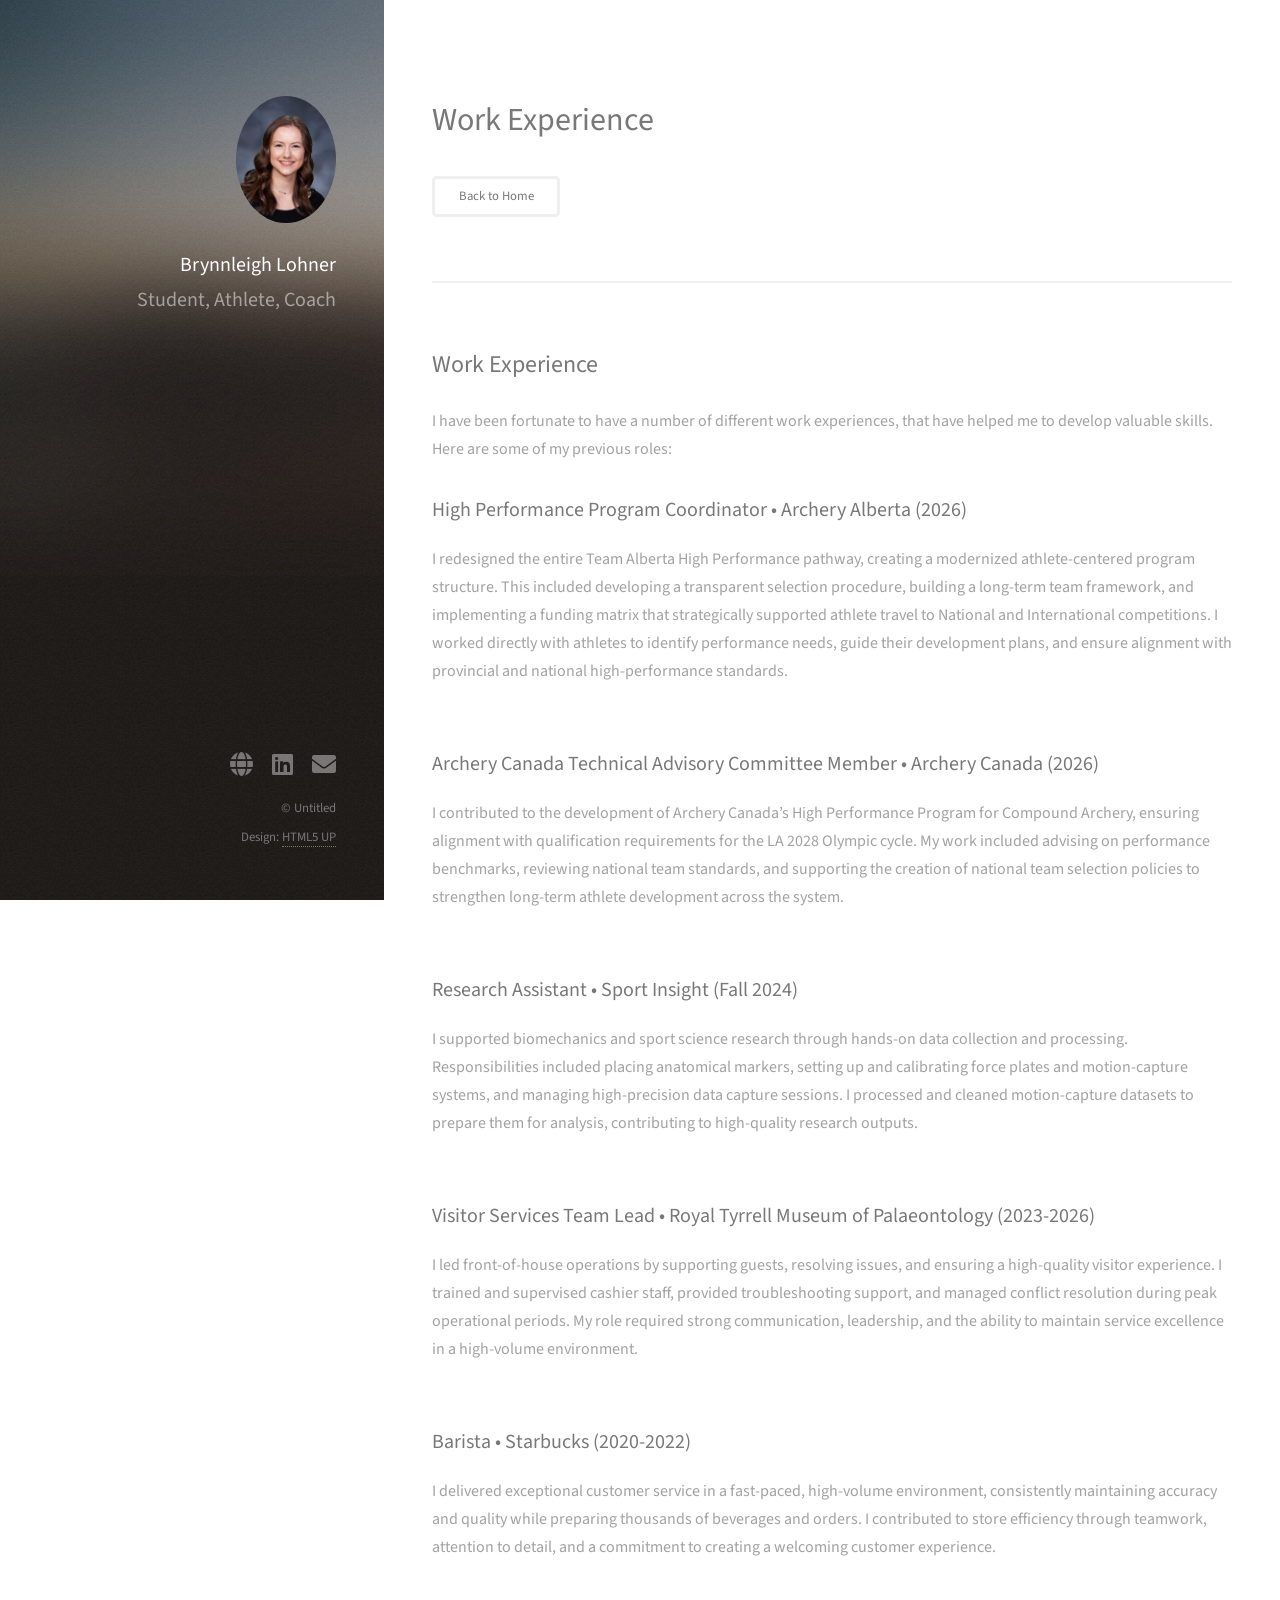
<file: experience.html>
<!DOCTYPE HTML>
<!--
	Strata by HTML5 UP
	html5up.net | @ajlkn
	Free for personal and commercial use under the CCA 3.0 license (html5up.net/license)
-->
<html>

<head>
	<title>Brynnleigh Lohner</title>
	<meta charset="utf-8" />
	<meta name="viewport" content="width=device-width, initial-scale=1, user-scalable=no" />
	<link rel="stylesheet" href="assets/css/main.css" />
</head>

<body class="is-preload">

	<!-- Header -->
	<header id="header">
		<div class="inner">
			<a href="#" class="image avatar"><img src="images/Headshot.jpg" alt="" /></a>
			<h1><strong>Brynnleigh Lohner</strong><br />
				Student, Athlete, Coach<br /></h1>


		</div>
	</header>

	<!-- Main -->
	<div id="main">

		<!-- One -->
		<section id="one">
			<header class="major">
				<h2>Work Experience</h2>
			</header>
			<p><a href="index.html" class="button small">Back to Home</a></p>
		</section>

		<!-- Two -->
		<section id="two">
			<h2>Work Experience</h2>
			<p>I have been fortunate to have a number of different work experiences, that have helped me to develop
				valuable skills. Here are some of my previous roles:</p>
			<div class="row">
				<article class="col-12 col-12-xsmall" style="margin-bottom: 2em;">
					<h3>High Performance Program Coordinator &bull; Archery Alberta (2026)</h3>
					<p>I redesigned the entire Team Alberta High Performance pathway, creating a modernized
						athlete‑centered
						program structure. This included developing a transparent selection procedure, building a
						long‑term
						team framework, and implementing a funding matrix that strategically supported athlete travel to
						National and International competitions. I worked directly with athletes to identify performance
						needs, guide their development plans, and ensure alignment with provincial and national
						high‑performance
						standards.</p>
				</article>
				<article class="col-12 col-12-xsmall" style="margin-bottom: 2em;">
					<h3>Archery Canada Technical Advisory Committee Member &bull; Archery Canada (2026)</h3>
					<p>I contributed to the development of Archery Canada’s High Performance Program for Compound
						Archery,
						ensuring alignment with qualification requirements for the LA 2028 Olympic cycle. My work
						included
						advising on performance benchmarks, reviewing national team standards, and supporting the
						creation of national team selection policies to strengthen long‑term athlete development across
						the system.</p>
				</article>
				<article class="col-12 col-12-xsmall" style="margin-bottom: 2em;">
					<h3>Research Assistant &bull; Sport Insight (Fall 2024)</h3>
					<p>I supported biomechanics and sport science research through hands‑on data collection and
						processing.
						Responsibilities included placing anatomical markers, setting up and calibrating force plates
						and
						motion‑capture systems, and managing high‑precision data capture sessions. I processed and
						cleaned
						motion‑capture datasets to prepare them for analysis, contributing to high‑quality research
						outputs.</p>
				</article>
				<article class="col-12 col-12-xsmall" style="margin-bottom: 2em;">
					<h3>Visitor Services Team Lead &bull; Royal Tyrrell Museum of Palaeontology (2023-2026)</h3>
					<p>I led front‑of‑house operations by supporting guests, resolving issues, and ensuring a
						high‑quality visitor experience. I trained and supervised cashier staff, provided
						troubleshooting support, and managed conflict resolution during peak operational periods. My
						role required strong communication, leadership, and the ability to maintain service excellence
						in a high‑volume environment.
					</p>
				</article>
				<article class="col-12 col-12-xsmall" style="margin-bottom: 2em;">
					<h3>Barista &bull; Starbucks (2020-2022)</h3>
					<p>I delivered exceptional customer service in a fast‑paced, high‑volume environment, consistently
						maintaining accuracy and quality while preparing thousands of beverages and orders. I
						contributed to store efficiency through teamwork, attention to detail, and a commitment to
						creating a welcoming customer experience.
					</p>
				</article>
		</section>

		<!-- Four -->
		<!--
					<section id="four">
						<h2>Elements</h2>

						<section>
							<h4>Text</h4>
							<p>This is <b>bold</b> and this is <strong>strong</strong>. This is <i>italic</i> and this is <em>emphasized</em>.
							This is <sup>superscript</sup> text and this is <sub>subscript</sub> text.
							This is <u>underlined</u> and this is code: <code>for (;;) { ... }</code>. Finally, <a href="#">this is a link</a>.</p>
							<hr />
							<header>
								<h4>Heading with a Subtitle</h4>
								<p>Lorem ipsum dolor sit amet nullam id egestas urna aliquam</p>
							</header>
							<p>Nunc lacinia ante nunc ac lobortis. Interdum adipiscing gravida odio porttitor sem non mi integer non faucibus ornare mi ut ante amet placerat aliquet. Volutpat eu sed ante lacinia sapien lorem accumsan varius montes viverra nibh in adipiscing blandit tempus accumsan.</p>
							<header>
								<h5>Heading with a Subtitle</h5>
								<p>Lorem ipsum dolor sit amet nullam id egestas urna aliquam</p>
							</header>
							<p>Nunc lacinia ante nunc ac lobortis. Interdum adipiscing gravida odio porttitor sem non mi integer non faucibus ornare mi ut ante amet placerat aliquet. Volutpat eu sed ante lacinia sapien lorem accumsan varius montes viverra nibh in adipiscing blandit tempus accumsan.</p>
							<hr />
							<h2>Heading Level 2</h2>
							<h3>Heading Level 3</h3>
							<h4>Heading Level 4</h4>
							<h5>Heading Level 5</h5>
							<h6>Heading Level 6</h6>
							<hr />
							<h5>Blockquote</h5>
							<blockquote>Fringilla nisl. Donec accumsan interdum nisi, quis tincidunt felis sagittis eget tempus euismod. Vestibulum ante ipsum primis in faucibus vestibulum. Blandit adipiscing eu felis iaculis volutpat ac adipiscing accumsan faucibus. Vestibulum ante ipsum primis in faucibus lorem ipsum dolor sit amet nullam adipiscing eu felis.</blockquote>
							<h5>Preformatted</h5>
							<pre><code>i = 0;

while (!deck.isInOrder()) {
print 'Iteration ' + i;
deck.shuffle();
i++;
}

print 'It took ' + i + ' iterations to sort the deck.';</code></pre>
						</section>

						<section>
							<h4>Lists</h4>
							<div class="row">
								<div class="col-6 col-12-xsmall">
									<h5>Unordered</h5>
									<ul>
										<li>Dolor pulvinar etiam magna etiam.</li>
										<li>Sagittis adipiscing lorem eleifend.</li>
										<li>Felis enim feugiat dolore viverra.</li>
									</ul>
									<h5>Alternate</h5>
									<ul class="alt">
										<li>Dolor pulvinar etiam magna etiam.</li>
										<li>Sagittis adipiscing lorem eleifend.</li>
										<li>Felis enim feugiat dolore viverra.</li>
									</ul>
								</div>
								<div class="col-6 col-12-xsmall">
									<h5>Ordered</h5>
									<ol>
										<li>Dolor pulvinar etiam magna etiam.</li>
										<li>Etiam vel felis at lorem sed viverra.</li>
										<li>Felis enim feugiat dolore viverra.</li>
										<li>Dolor pulvinar etiam magna etiam.</li>
										<li>Etiam vel felis at lorem sed viverra.</li>
										<li>Felis enim feugiat dolore viverra.</li>
									</ol>
									<h5>Icons</h5>
									<ul class="icons">
										<li><a href="#" class="icon brands fa-twitter"><span class="label">Twitter</span></a></li>
										<li><a href="#" class="icon brands fa-facebook-f"><span class="label">Facebook</span></a></li>
										<li><a href="#" class="icon brands fa-instagram"><span class="label">Instagram</span></a></li>
										<li><a href="#" class="icon brands fa-github"><span class="label">Github</span></a></li>
										<li><a href="#" class="icon brands fa-dribbble"><span class="label">Dribbble</span></a></li>
										<li><a href="#" class="icon brands fa-tumblr"><span class="label">Tumblr</span></a></li>
									</ul>
								</div>
							</div>
							<h5>Actions</h5>
							<ul class="actions">
								<li><a href="#" class="button primary">Default</a></li>
								<li><a href="#" class="button">Default</a></li>
							</ul>
							<ul class="actions small">
								<li><a href="#" class="button primary small">Small</a></li>
								<li><a href="#" class="button small">Small</a></li>
							</ul>
							<div class="row">
								<div class="col-6 col-12-small">
									<ul class="actions stacked">
										<li><a href="#" class="button primary">Default</a></li>
										<li><a href="#" class="button">Default</a></li>
									</ul>
								</div>
								<div class="col-6 col-12-small">
									<ul class="actions stacked">
										<li><a href="#" class="button primary small">Small</a></li>
										<li><a href="#" class="button small">Small</a></li>
									</ul>
								</div>
								<div class="col-6 col-12-small">
									<ul class="actions stacked">
										<li><a href="#" class="button primary fit">Default</a></li>
										<li><a href="#" class="button fit">Default</a></li>
									</ul>
								</div>
								<div class="col-6 col-12-small">
									<ul class="actions stacked">
										<li><a href="#" class="button primary small fit">Small</a></li>
										<li><a href="#" class="button small fit">Small</a></li>
									</ul>
								</div>
							</div>
						</section>

						<section>
							<h4>Table</h4>
							<h5>Default</h5>
							<div class="table-wrapper">
								<table>
									<thead>
										<tr>
											<th>Name</th>
											<th>Description</th>
											<th>Price</th>
										</tr>
									</thead>
									<tbody>
										<tr>
											<td>Item One</td>
											<td>Ante turpis integer aliquet porttitor.</td>
											<td>29.99</td>
										</tr>
										<tr>
											<td>Item Two</td>
											<td>Vis ac commodo adipiscing arcu aliquet.</td>
											<td>19.99</td>
										</tr>
										<tr>
											<td>Item Three</td>
											<td> Morbi faucibus arcu accumsan lorem.</td>
											<td>29.99</td>
										</tr>
										<tr>
											<td>Item Four</td>
											<td>Vitae integer tempus condimentum.</td>
											<td>19.99</td>
										</tr>
										<tr>
											<td>Item Five</td>
											<td>Ante turpis integer aliquet porttitor.</td>
											<td>29.99</td>
										</tr>
									</tbody>
									<tfoot>
										<tr>
											<td colspan="2"></td>
											<td>100.00</td>
										</tr>
									</tfoot>
								</table>
							</div>

							<h5>Alternate</h5>
							<div class="table-wrapper">
								<table class="alt">
									<thead>
										<tr>
											<th>Name</th>
											<th>Description</th>
											<th>Price</th>
										</tr>
									</thead>
									<tbody>
										<tr>
											<td>Item One</td>
											<td>Ante turpis integer aliquet porttitor.</td>
											<td>29.99</td>
										</tr>
										<tr>
											<td>Item Two</td>
											<td>Vis ac commodo adipiscing arcu aliquet.</td>
											<td>19.99</td>
										</tr>
										<tr>
											<td>Item Three</td>
											<td> Morbi faucibus arcu accumsan lorem.</td>
											<td>29.99</td>
										</tr>
										<tr>
											<td>Item Four</td>
											<td>Vitae integer tempus condimentum.</td>
											<td>19.99</td>
										</tr>
										<tr>
											<td>Item Five</td>
											<td>Ante turpis integer aliquet porttitor.</td>
											<td>29.99</td>
										</tr>
									</tbody>
									<tfoot>
										<tr>
											<td colspan="2"></td>
											<td>100.00</td>
										</tr>
									</tfoot>
								</table>
							</div>
						</section>

						<section>
							<h4>Buttons</h4>
							<ul class="actions">
								<li><a href="#" class="button primary">Primary</a></li>
								<li><a href="#" class="button">Default</a></li>
							</ul>
							<ul class="actions">
								<li><a href="#" class="button large">Large</a></li>
								<li><a href="#" class="button">Default</a></li>
								<li><a href="#" class="button small">Small</a></li>
							</ul>
							<ul class="actions fit">
								<li><a href="#" class="button primary fit">Fit</a></li>
								<li><a href="#" class="button fit">Fit</a></li>
							</ul>
							<ul class="actions fit small">
								<li><a href="#" class="button primary fit small">Fit + Small</a></li>
								<li><a href="#" class="button fit small">Fit + Small</a></li>
							</ul>
							<ul class="actions">
								<li><a href="#" class="button primary icon solid fa-download">Icon</a></li>
								<li><a href="#" class="button icon solid fa-download">Icon</a></li>
							</ul>
							<ul class="actions">
								<li><span class="button primary disabled">Primary</span></li>
								<li><span class="button disabled">Default</span></li>
							</ul>
						</section>

						<section>
							<h4>Form</h4>
							<form method="post" action="#">
								<div class="row gtr-uniform gtr-50">
									<div class="col-6 col-12-xsmall">
										<input type="text" name="demo-name" id="demo-name" value="" placeholder="Name" />
									</div>
									<div class="col-6 col-12-xsmall">
										<input type="email" name="demo-email" id="demo-email" value="" placeholder="Email" />
									</div>
									<div class="col-12">
										<select name="demo-category" id="demo-category">
											<option value="">- Category -</option>
											<option value="1">Manufacturing</option>
											<option value="1">Shipping</option>
											<option value="1">Administration</option>
											<option value="1">Human Resources</option>
										</select>
									</div>
									<div class="col-4 col-12-small">
										<input type="radio" id="demo-priority-low" name="demo-priority" checked>
										<label for="demo-priority-low">Low Priority</label>
									</div>
									<div class="col-4 col-12-small">
										<input type="radio" id="demo-priority-normal" name="demo-priority">
										<label for="demo-priority-normal">Normal Priority</label>
									</div>
									<div class="col-4 col-12-small">
										<input type="radio" id="demo-priority-high" name="demo-priority">
										<label for="demo-priority-high">High Priority</label>
									</div>
									<div class="col-6 col-12-small">
										<input type="checkbox" id="demo-copy" name="demo-copy">
										<label for="demo-copy">Email me a copy of this message</label>
									</div>
									<div class="col-6 col-12-small">
										<input type="checkbox" id="demo-human" name="demo-human" checked>
										<label for="demo-human">I am a human and not a robot</label>
									</div>
									<div class="col-12">
										<textarea name="demo-message" id="demo-message" placeholder="Enter your message" rows="6"></textarea>
									</div>
									<div class="col-12">
										<ul class="actions">
											<li><input type="submit" value="Send Message" class="primary" /></li>
											<li><input type="reset" value="Reset" /></li>
										</ul>
									</div>
								</div>
							</form>
						</section>

						<section>
							<h4>Image</h4>
							<h5>Fit</h5>
							<div class="box alt">
								<div class="row gtr-50 gtr-uniform">
									<div class="col-12"><span class="image fit"><img src="images/fulls/05.jpg" alt="" /></span></div>
									<div class="col-4"><span class="image fit"><img src="images/thumbs/01.jpg" alt="" /></span></div>
									<div class="col-4"><span class="image fit"><img src="images/thumbs/02.jpg" alt="" /></span></div>
									<div class="col-4"><span class="image fit"><img src="images/thumbs/03.jpg" alt="" /></span></div>
									<div class="col-4"><span class="image fit"><img src="images/thumbs/04.jpg" alt="" /></span></div>
									<div class="col-4"><span class="image fit"><img src="images/thumbs/05.jpg" alt="" /></span></div>
									<div class="col-4"><span class="image fit"><img src="images/thumbs/06.jpg" alt="" /></span></div>
									<div class="col-4"><span class="image fit"><img src="images/thumbs/03.jpg" alt="" /></span></div>
									<div class="col-4"><span class="image fit"><img src="images/thumbs/02.jpg" alt="" /></span></div>
									<div class="col-4"><span class="image fit"><img src="images/thumbs/01.jpg" alt="" /></span></div>
								</div>
							</div>
							<h5>Left &amp; Right</h5>
							<p><span class="image left"><img src="images/avatar.jpg" alt="" /></span>Fringilla nisl. Donec accumsan interdum nisi, quis tincidunt felis sagittis eget. tempus euismod. Vestibulum ante ipsum primis in faucibus vestibulum. Blandit adipiscing eu felis iaculis volutpat ac adipiscing accumsan eu faucibus. Integer ac pellentesque praesent tincidunt felis sagittis eget. tempus euismod. Vestibulum ante ipsum primis in faucibus vestibulum. Blandit adipiscing eu felis iaculis volutpat ac adipiscing accumsan eu faucibus. Integer ac pellentesque praesent. Donec accumsan interdum nisi, quis tincidunt felis sagittis eget. tempus euismod. Vestibulum ante ipsum primis in faucibus vestibulum. Blandit adipiscing eu felis iaculis volutpat ac adipiscing accumsan eu faucibus. Integer ac pellentesque praesent tincidunt felis sagittis eget. tempus euismod. Vestibulum ante ipsum primis in faucibus vestibulum. Blandit adipiscing eu felis iaculis volutpat ac adipiscing accumsan eu faucibus. Integer ac pellentesque praesent.</p>
							<p><span class="image right"><img src="images/avatar.jpg" alt="" /></span>Fringilla nisl. Donec accumsan interdum nisi, quis tincidunt felis sagittis eget. tempus euismod. Vestibulum ante ipsum primis in faucibus vestibulum. Blandit adipiscing eu felis iaculis volutpat ac adipiscing accumsan eu faucibus. Integer ac pellentesque praesent tincidunt felis sagittis eget. tempus euismod. Vestibulum ante ipsum primis in faucibus vestibulum. Blandit adipiscing eu felis iaculis volutpat ac adipiscing accumsan eu faucibus. Integer ac pellentesque praesent. Donec accumsan interdum nisi, quis tincidunt felis sagittis eget. tempus euismod. Vestibulum ante ipsum primis in faucibus vestibulum. Blandit adipiscing eu felis iaculis volutpat ac adipiscing accumsan eu faucibus. Integer ac pellentesque praesent tincidunt felis sagittis eget. tempus euismod. Vestibulum ante ipsum primis in faucibus vestibulum. Blandit adipiscing eu felis iaculis volutpat ac adipiscing accumsan eu faucibus. Integer ac pellentesque praesent.</p>
						</section>

					</section>
				-->

	</div>

	<!-- Footer -->
	<footer id="footer">
		<div class="inner">
			<ul class="icons">
				<li><a href="https://bclohner.github.io" class="icon solid fa-globe"><span
							class="label">Website</span></a></li>
				<li><a href="https://www.linkedin.com/in/brynnleigh-lohner-a59568325/"
						class="icon brands fa-linkedin"><span class="label">LinkedIn</span></a></li>
				<li><a href="mailto:bclohner@gmail.com" class="icon solid fa-envelope"><span
							class="label">Email</span></a></li>
			</ul>
			<ul class="copyright">
				<li>&copy; Untitled</li>
				<li>Design: <a href="http://html5up.net">HTML5 UP</a></li>
			</ul>
		</div>
	</footer>

	<!-- Scripts -->
	<script src="assets/js/jquery.min.js"></script>
	<script src="assets/js/jquery.poptrox.min.js"></script>
	<script src="assets/js/browser.min.js"></script>
	<script src="assets/js/breakpoints.min.js"></script>
	<script src="assets/js/util.js"></script>
	<script src="assets/js/main.js"></script>

</body>

</html>
</file>
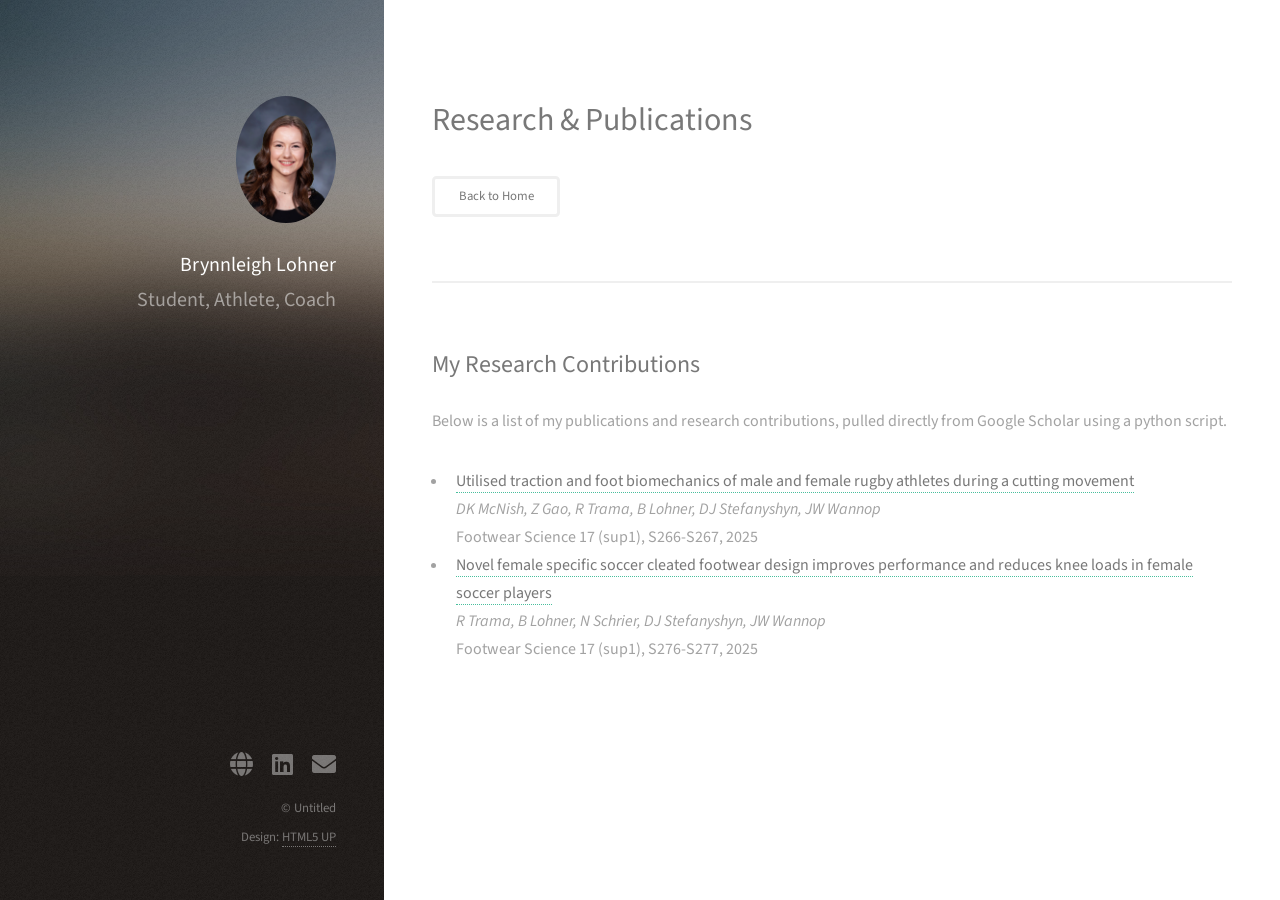
<file: research.html>
<!DOCTYPE HTML>
<!--
	Strata by HTML5 UP
	html5up.net | @ajlkn
	Free for personal and commercial use under the CCA 3.0 license (html5up.net/license)
-->
<html>

<head>
	<title>Brynnleigh Lohner</title>
	<meta charset="utf-8" />
	<meta name="viewport" content="width=device-width, initial-scale=1, user-scalable=no" />
	<link rel="stylesheet" href="assets/css/main.css" />
</head>

<body class="is-preload">

	<!-- Header -->
	<header id="header">
		<div class="inner">
			<a href="#" class="image avatar"><img src="images/Headshot.jpg" alt="" /></a>
			<h1><strong>Brynnleigh Lohner</strong><br />
				Student, Athlete, Coach<br /></h1>
		</div>
	</header>

	<!-- Main -->
	<div id="main">

		<!-- One -->
		<section id="one">
			<header class="major">
				<h2>Research & Publications</h2>
			</header>
			<p><a href="index.html" class="button small">Back to Home</a></p>
		</section>

		<section id="research">
			<h2>My Research Contributions</h2>
			<div class="row">
				<div class="col-12 col-12-small">
					<p>Below is a list of my publications and research contributions, pulled directly from Google
						Scholar using a python script.</p>

					<ul id="publications-list">
						<!-- PUBLICATIONS START -->
						<li><a href='https://scholar.google.com/citations?view_op=view_citation&hl=en&user=g4RBaCQAAAAJ&citation_for_view=g4RBaCQAAAAJ:u-x6o8ySG0sC'
								target='_blank'><strong>Utilised traction and foot biomechanics of male and female rugby
									athletes during a cutting movement</strong></a><br>
							<em>DK McNish, Z Gao, R Trama, B Lohner, DJ Stefanyshyn, JW Wannop</em><br>
							Footwear Science 17 (sup1), S266-S267, 2025<br>
						</li>
						<li><a href='https://scholar.google.com/citations?view_op=view_citation&hl=en&user=g4RBaCQAAAAJ&citation_for_view=g4RBaCQAAAAJ:u5HHmVD_uO8C'
								target='_blank'><strong>Novel female specific soccer cleated footwear design improves
									performance and reduces knee loads in female soccer players</strong></a><br>
							<em>R Trama, B Lohner, N Schrier, DJ Stefanyshyn, JW Wannop</em><br>
							Footwear Science 17 (sup1), S276-S277, 2025<br>
						</li>
						<!-- PUBLICATIONS END -->
					</ul>

				</div>
			</div>
		</section>

	</div>

	<!-- Footer -->
	<footer id="footer">
		<div class="inner">
			<ul class="icons">
				<li><a href="https://bclohner.github.io" class="icon solid fa-globe"><span
							class="label">Website</span></a></li>
				<li><a href="https://www.linkedin.com/in/brynnleigh-lohner-a59568325/"
						class="icon brands fa-linkedin"><span class="label">LinkedIn</span></a></li>
				<li><a href="mailto:bclohner@gmail.com" class="icon solid fa-envelope"><span
							class="label">Email</span></a></li>
			</ul>
			<ul class="copyright">
				<li>&copy; Untitled</li>
				<li>Design: <a href="http://html5up.net">HTML5 UP</a></li>
			</ul>
		</div>
	</footer>

	<!-- Scripts -->
	<script src="assets/js/jquery.min.js"></script>
	<script src="assets/js/jquery.poptrox.min.js"></script>
	<script src="assets/js/browser.min.js"></script>
	<script src="assets/js/breakpoints.min.js"></script>
	<script src="assets/js/util.js"></script>
	<script src="assets/js/main.js"></script>

</body>

</html>
</file>
<file: assets/css/main.css>
@import url("fontawesome-all.min.css");
@import url("https://fonts.googleapis.com/css?family=Source+Sans+Pro:400,400italic");

/*
	Strata by HTML5 UP
	html5up.net | @ajlkn
	Free for personal and commercial use under the CCA 3.0 license (html5up.net/license)
*/


html,
body,
div,
span,
applet,
object,
iframe,
h1,
h2,
h3,
h4,
h5,
h6,
p,
blockquote,
pre,
a,
abbr,
acronym,
address,
big,
cite,
code,
del,
dfn,
em,
img,
ins,
kbd,
q,
s,
samp,
small,
strike,
strong,
sub,
sup,
tt,
var,
b,
u,
i,
center,
dl,
dt,
dd,
ol,
ul,
li,
fieldset,
form,
label,
legend,
table,
caption,
tbody,
tfoot,
thead,
tr,
th,
td,
article,
aside,
canvas,
details,
embed,
figure,
figcaption,
footer,
header,
hgroup,
menu,
nav,
output,
ruby,
section,
summary,
time,
mark,
audio,
video {
	margin: 0;
	padding: 0;
	border: 0;
	font-size: 100%;
	font: inherit;
	vertical-align: baseline;
}

article,
aside,
details,
figcaption,
figure,
footer,
header,
hgroup,
menu,
nav,
section {
	display: block;
}

body {
	line-height: 1;
}

ol,
ul {
	list-style: none;
}

blockquote,
q {
	quotes: none;
}

blockquote:before,
blockquote:after,
q:before,
q:after {
	content: '';
	content: none;
}

table {
	border-collapse: collapse;
	border-spacing: 0;
}

body {
	-webkit-text-size-adjust: none;
}

mark {
	background-color: transparent;
	color: inherit;
}

input::-moz-focus-inner {
	border: 0;
	padding: 0;
}

input,
select,
textarea {
	-moz-appearance: none;
	-webkit-appearance: none;
	-ms-appearance: none;
	appearance: none;
}

/* Basic */

html {
	box-sizing: border-box;
}

*,
*:before,
*:after {
	box-sizing: inherit;
}

body {
	background: #fff;
}

body.is-preload *,
body.is-preload *:before,
body.is-preload *:after {
	-moz-animation: none !important;
	-webkit-animation: none !important;
	-ms-animation: none !important;
	animation: none !important;
	-moz-transition: none !important;
	-webkit-transition: none !important;
	-ms-transition: none !important;
	transition: none !important;
}

body,
input,
select,
textarea {
	color: #a2a2a2;
	font-family: "Source Sans Pro", Helvetica, sans-serif;
	font-size: 16pt;
	font-weight: 400;
	line-height: 1.75em;
}

a {
	-moz-transition: color 0.2s ease-in-out, border-color 0.2s ease-in-out;
	-webkit-transition: color 0.2s ease-in-out, border-color 0.2s ease-in-out;
	-ms-transition: color 0.2s ease-in-out, border-color 0.2s ease-in-out;
	transition: color 0.2s ease-in-out, border-color 0.2s ease-in-out;
	border-bottom: dotted 1px;
	color: #49bf9d;
	text-decoration: none;
}

a:hover {
	border-bottom-color: transparent;
	color: #49bf9d !important;
	text-decoration: none;
}

strong,
b {
	color: #787878;
	font-weight: 400;
}

em,
i {
	font-style: italic;
}

p {
	margin: 0 0 2em 0;
}

h1,
h2,
h3,
h4,
h5,
h6 {
	color: #787878;
	font-weight: 400;
	line-height: 1em;
	margin: 0 0 1em 0;
}

h1 a,
h2 a,
h3 a,
h4 a,
h5 a,
h6 a {
	color: inherit;
	text-decoration: none;
}

h1 {
	font-size: 2em;
	line-height: 1.5em;
}

h2 {
	font-size: 1.5em;
	line-height: 1.5em;
}

h3 {
	font-size: 1.25em;
	line-height: 1.5em;
}

h4 {
	font-size: 1.1em;
	line-height: 1.5em;
}

h5 {
	font-size: 0.9em;
	line-height: 1.5em;
}

h6 {
	font-size: 0.7em;
	line-height: 1.5em;
}

sub {
	font-size: 0.8em;
	position: relative;
	top: 0.5em;
}

sup {
	font-size: 0.8em;
	position: relative;
	top: -0.5em;
}

hr {
	border: 0;
	border-bottom: solid 2px #efefef;
	margin: 2em 0;
}

hr.major {
	margin: 3em 0;
}

blockquote {
	border-left: solid 6px #efefef;
	font-style: italic;
	margin: 0 0 2em 0;
	padding: 0.5em 0 0.5em 1.5em;
}

code {
	background: #f7f7f7;
	border-radius: 0.35em;
	border: solid 2px #efefef;
	font-family: "Courier New", monospace;
	font-size: 0.9em;
	margin: 0 0.25em;
	padding: 0.25em 0.65em;
}

pre {
	-webkit-overflow-scrolling: touch;
	font-family: "Courier New", monospace;
	font-size: 0.9em;
	margin: 0 0 2em 0;
}

pre code {
	display: block;
	line-height: 1.75em;
	padding: 1em 1.5em;
	overflow-x: auto;
}

.align-left {
	text-align: left;
}

.align-center {
	text-align: center;
}

.align-right {
	text-align: right;
}

/* Container */

.container {
	margin: 0 auto;
	max-width: calc(100% - 4em);
	width: 100%;
}

.container.xsmall {
	width: 25%;
}

.container.small {
	width: 50%;
}

.container.medium {
	width: 75%;
}

.container.large {
	width: 125%;
}

.container.xlarge {
	width: 150%;
}

.container.max {
	width: 100%;
}

@media screen and (max-width: 980px) {

	.container {
		width: 100% !important;
		max-width: 100% !important;
	}

}

@media screen and (max-width: 480px) {

	.container {
		max-width: calc(100% - 3em);
	}

}

/* Row */

.row {
	display: flex;
	flex-wrap: wrap;
	box-sizing: border-box;
	align-items: stretch;
}

.row>* {
	box-sizing: border-box;
}

.row.gtr-uniform>*> :last-child {
	margin-bottom: 0;
}

.row.aln-left {
	justify-content: flex-start;
}

.row.aln-center {
	justify-content: center;
}

.row.aln-right {
	justify-content: flex-end;
}

.row.aln-top {
	align-items: flex-start;
}

.row.aln-middle {
	align-items: center;
}

.row.aln-bottom {
	align-items: flex-end;
}

.row>.imp {
	order: -1;
}

.row>.col-1 {
	width: 8.33333%;
}

.row>.off-1 {
	margin-left: 8.33333%;
}

.row>.col-2 {
	width: 16.66667%;
}

.row>.off-2 {
	margin-left: 16.66667%;
}

.row>.col-3 {
	width: 25%;
}

.row>.off-3 {
	margin-left: 25%;
}

.row>.col-4 {
	width: 33.33333%;
}

.row>.off-4 {
	margin-left: 33.33333%;
}

.row>.col-5 {
	width: 41.66667%;
}

.row>.off-5 {
	margin-left: 41.66667%;
}

.row>.col-6 {
	width: 50%;
}

.row>.off-6 {
	margin-left: 50%;
}

.row>.col-7 {
	width: 58.33333%;
}

.row>.off-7 {
	margin-left: 58.33333%;
}

.row>.col-8 {
	width: 66.66667%;
}

.row>.off-8 {
	margin-left: 66.66667%;
}

.row>.col-9 {
	width: 75%;
}

.row>.off-9 {
	margin-left: 75%;
}

.row>.col-10 {
	width: 83.33333%;
}

.row>.off-10 {
	margin-left: 83.33333%;
}

.row>.col-11 {
	width: 91.66667%;
}

.row>.off-11 {
	margin-left: 91.66667%;
}

.row>.col-12 {
	width: 100%;
}

.row>.off-12 {
	margin-left: 100%;
}

.row.gtr-0 {
	margin-top: 0;
	margin-left: 0em;
}

.row.gtr-0>* {
	padding: 0 0 0 0em;
}

.row.gtr-0.gtr-uniform {
	margin-top: 0em;
}

.row.gtr-0.gtr-uniform>* {
	padding-top: 0em;
}

.row.gtr-25 {
	margin-top: 0;
	margin-left: -0.625em;
}

.row.gtr-25>* {
	padding: 0 0 0 0.625em;
}

.row.gtr-25.gtr-uniform {
	margin-top: -0.625em;
}

.row.gtr-25.gtr-uniform>* {
	padding-top: 0.625em;
}

.row.gtr-50 {
	margin-top: 0;
	margin-left: -1.25em;
}

.row.gtr-50>* {
	padding: 0 0 0 1.25em;
}

.row.gtr-50.gtr-uniform {
	margin-top: -1.25em;
}

.row.gtr-50.gtr-uniform>* {
	padding-top: 1.25em;
}

.row {
	margin-top: 0;
	margin-left: -2.5em;
}

.row>* {
	padding: 0 0 0 2.5em;
}

.row.gtr-uniform {
	margin-top: -2.5em;
}

.row.gtr-uniform>* {
	padding-top: 2.5em;
}

.row.gtr-150 {
	margin-top: 0;
	margin-left: -3.75em;
}

.row.gtr-150>* {
	padding: 0 0 0 3.75em;
}

.row.gtr-150.gtr-uniform {
	margin-top: -3.75em;
}

.row.gtr-150.gtr-uniform>* {
	padding-top: 3.75em;
}

.row.gtr-200 {
	margin-top: 0;
	margin-left: -5em;
}

.row.gtr-200>* {
	padding: 0 0 0 5em;
}

.row.gtr-200.gtr-uniform {
	margin-top: -5em;
}

.row.gtr-200.gtr-uniform>* {
	padding-top: 5em;
}

@media screen and (max-width: 1800px) {

	.row {
		display: flex;
		flex-wrap: wrap;
		box-sizing: border-box;
		align-items: stretch;
	}

	.row>* {
		box-sizing: border-box;
	}

	.row.gtr-uniform>*> :last-child {
		margin-bottom: 0;
	}

	.row.aln-left {
		justify-content: flex-start;
	}

	.row.aln-center {
		justify-content: center;
	}

	.row.aln-right {
		justify-content: flex-end;
	}

	.row.aln-top {
		align-items: flex-start;
	}

	.row.aln-middle {
		align-items: center;
	}

	.row.aln-bottom {
		align-items: flex-end;
	}

	.row>.imp-xlarge {
		order: -1;
	}

	.row>.col-1-xlarge {
		width: 8.33333%;
	}

	.row>.off-1-xlarge {
		margin-left: 8.33333%;
	}

	.row>.col-2-xlarge {
		width: 16.66667%;
	}

	.row>.off-2-xlarge {
		margin-left: 16.66667%;
	}

	.row>.col-3-xlarge {
		width: 25%;
	}

	.row>.off-3-xlarge {
		margin-left: 25%;
	}

	.row>.col-4-xlarge {
		width: 33.33333%;
	}

	.row>.off-4-xlarge {
		margin-left: 33.33333%;
	}

	.row>.col-5-xlarge {
		width: 41.66667%;
	}

	.row>.off-5-xlarge {
		margin-left: 41.66667%;
	}

	.row>.col-6-xlarge {
		width: 50%;
	}

	.row>.off-6-xlarge {
		margin-left: 50%;
	}

	.row>.col-7-xlarge {
		width: 58.33333%;
	}

	.row>.off-7-xlarge {
		margin-left: 58.33333%;
	}

	.row>.col-8-xlarge {
		width: 66.66667%;
	}

	.row>.off-8-xlarge {
		margin-left: 66.66667%;
	}

	.row>.col-9-xlarge {
		width: 75%;
	}

	.row>.off-9-xlarge {
		margin-left: 75%;
	}

	.row>.col-10-xlarge {
		width: 83.33333%;
	}

	.row>.off-10-xlarge {
		margin-left: 83.33333%;
	}

	.row>.col-11-xlarge {
		width: 91.66667%;
	}

	.row>.off-11-xlarge {
		margin-left: 91.66667%;
	}

	.row>.col-12-xlarge {
		width: 100%;
	}

	.row>.off-12-xlarge {
		margin-left: 100%;
	}

	.row.gtr-0 {
		margin-top: 0;
		margin-left: 0em;
	}

	.row.gtr-0>* {
		padding: 0 0 0 0em;
	}

	.row.gtr-0.gtr-uniform {
		margin-top: 0em;
	}

	.row.gtr-0.gtr-uniform>* {
		padding-top: 0em;
	}

	.row.gtr-25 {
		margin-top: 0;
		margin-left: -0.625em;
	}

	.row.gtr-25>* {
		padding: 0 0 0 0.625em;
	}

	.row.gtr-25.gtr-uniform {
		margin-top: -0.625em;
	}

	.row.gtr-25.gtr-uniform>* {
		padding-top: 0.625em;
	}

	.row.gtr-50 {
		margin-top: 0;
		margin-left: -1.25em;
	}

	.row.gtr-50>* {
		padding: 0 0 0 1.25em;
	}

	.row.gtr-50.gtr-uniform {
		margin-top: -1.25em;
	}

	.row.gtr-50.gtr-uniform>* {
		padding-top: 1.25em;
	}

	.row {
		margin-top: 0;
		margin-left: -2.5em;
	}

	.row>* {
		padding: 0 0 0 2.5em;
	}

	.row.gtr-uniform {
		margin-top: -2.5em;
	}

	.row.gtr-uniform>* {
		padding-top: 2.5em;
	}

	.row.gtr-150 {
		margin-top: 0;
		margin-left: -3.75em;
	}

	.row.gtr-150>* {
		padding: 0 0 0 3.75em;
	}

	.row.gtr-150.gtr-uniform {
		margin-top: -3.75em;
	}

	.row.gtr-150.gtr-uniform>* {
		padding-top: 3.75em;
	}

	.row.gtr-200 {
		margin-top: 0;
		margin-left: -5em;
	}

	.row.gtr-200>* {
		padding: 0 0 0 5em;
	}

	.row.gtr-200.gtr-uniform {
		margin-top: -5em;
	}

	.row.gtr-200.gtr-uniform>* {
		padding-top: 5em;
	}

}

@media screen and (max-width: 1280px) {

	.row {
		display: flex;
		flex-wrap: wrap;
		box-sizing: border-box;
		align-items: stretch;
	}

	.row>* {
		box-sizing: border-box;
	}

	.row.gtr-uniform>*> :last-child {
		margin-bottom: 0;
	}

	.row.aln-left {
		justify-content: flex-start;
	}

	.row.aln-center {
		justify-content: center;
	}

	.row.aln-right {
		justify-content: flex-end;
	}

	.row.aln-top {
		align-items: flex-start;
	}

	.row.aln-middle {
		align-items: center;
	}

	.row.aln-bottom {
		align-items: flex-end;
	}

	.row>.imp-large {
		order: -1;
	}

	.row>.col-1-large {
		width: 8.33333%;
	}

	.row>.off-1-large {
		margin-left: 8.33333%;
	}

	.row>.col-2-large {
		width: 16.66667%;
	}

	.row>.off-2-large {
		margin-left: 16.66667%;
	}

	.row>.col-3-large {
		width: 25%;
	}

	.row>.off-3-large {
		margin-left: 25%;
	}

	.row>.col-4-large {
		width: 33.33333%;
	}

	.row>.off-4-large {
		margin-left: 33.33333%;
	}

	.row>.col-5-large {
		width: 41.66667%;
	}

	.row>.off-5-large {
		margin-left: 41.66667%;
	}

	.row>.col-6-large {
		width: 50%;
	}

	.row>.off-6-large {
		margin-left: 50%;
	}

	.row>.col-7-large {
		width: 58.33333%;
	}

	.row>.off-7-large {
		margin-left: 58.33333%;
	}

	.row>.col-8-large {
		width: 66.66667%;
	}

	.row>.off-8-large {
		margin-left: 66.66667%;
	}

	.row>.col-9-large {
		width: 75%;
	}

	.row>.off-9-large {
		margin-left: 75%;
	}

	.row>.col-10-large {
		width: 83.33333%;
	}

	.row>.off-10-large {
		margin-left: 83.33333%;
	}

	.row>.col-11-large {
		width: 91.66667%;
	}

	.row>.off-11-large {
		margin-left: 91.66667%;
	}

	.row>.col-12-large {
		width: 100%;
	}

	.row>.off-12-large {
		margin-left: 100%;
	}

	.row.gtr-0 {
		margin-top: 0;
		margin-left: 0em;
	}

	.row.gtr-0>* {
		padding: 0 0 0 0em;
	}

	.row.gtr-0.gtr-uniform {
		margin-top: 0em;
	}

	.row.gtr-0.gtr-uniform>* {
		padding-top: 0em;
	}

	.row.gtr-25 {
		margin-top: 0;
		margin-left: -0.5em;
	}

	.row.gtr-25>* {
		padding: 0 0 0 0.5em;
	}

	.row.gtr-25.gtr-uniform {
		margin-top: -0.5em;
	}

	.row.gtr-25.gtr-uniform>* {
		padding-top: 0.5em;
	}

	.row.gtr-50 {
		margin-top: 0;
		margin-left: -1em;
	}

	.row.gtr-50>* {
		padding: 0 0 0 1em;
	}

	.row.gtr-50.gtr-uniform {
		margin-top: -1em;
	}

	.row.gtr-50.gtr-uniform>* {
		padding-top: 1em;
	}

	.row {
		margin-top: 0;
		margin-left: -2em;
	}

	.row>* {
		padding: 0 0 0 2em;
	}

	.row.gtr-uniform {
		margin-top: -2em;
	}

	.row.gtr-uniform>* {
		padding-top: 2em;
	}

	.row.gtr-150 {
		margin-top: 0;
		margin-left: -3em;
	}

	.row.gtr-150>* {
		padding: 0 0 0 3em;
	}

	.row.gtr-150.gtr-uniform {
		margin-top: -3em;
	}

	.row.gtr-150.gtr-uniform>* {
		padding-top: 3em;
	}

	.row.gtr-200 {
		margin-top: 0;
		margin-left: -4em;
	}

	.row.gtr-200>* {
		padding: 0 0 0 4em;
	}

	.row.gtr-200.gtr-uniform {
		margin-top: -4em;
	}

	.row.gtr-200.gtr-uniform>* {
		padding-top: 4em;
	}

}

@media screen and (max-width: 980px) {

	.row {
		display: flex;
		flex-wrap: wrap;
		box-sizing: border-box;
		align-items: stretch;
	}

	.row>* {
		box-sizing: border-box;
	}

	.row.gtr-uniform>*> :last-child {
		margin-bottom: 0;
	}

	.row.aln-left {
		justify-content: flex-start;
	}

	.row.aln-center {
		justify-content: center;
	}

	.row.aln-right {
		justify-content: flex-end;
	}

	.row.aln-top {
		align-items: flex-start;
	}

	.row.aln-middle {
		align-items: center;
	}

	.row.aln-bottom {
		align-items: flex-end;
	}

	.row>.imp-medium {
		order: -1;
	}

	.row>.col-1-medium {
		width: 8.33333%;
	}

	.row>.off-1-medium {
		margin-left: 8.33333%;
	}

	.row>.col-2-medium {
		width: 16.66667%;
	}

	.row>.off-2-medium {
		margin-left: 16.66667%;
	}

	.row>.col-3-medium {
		width: 25%;
	}

	.row>.off-3-medium {
		margin-left: 25%;
	}

	.row>.col-4-medium {
		width: 33.33333%;
	}

	.row>.off-4-medium {
		margin-left: 33.33333%;
	}

	.row>.col-5-medium {
		width: 41.66667%;
	}

	.row>.off-5-medium {
		margin-left: 41.66667%;
	}

	.row>.col-6-medium {
		width: 50%;
	}

	.row>.off-6-medium {
		margin-left: 50%;
	}

	.row>.col-7-medium {
		width: 58.33333%;
	}

	.row>.off-7-medium {
		margin-left: 58.33333%;
	}

	.row>.col-8-medium {
		width: 66.66667%;
	}

	.row>.off-8-medium {
		margin-left: 66.66667%;
	}

	.row>.col-9-medium {
		width: 75%;
	}

	.row>.off-9-medium {
		margin-left: 75%;
	}

	.row>.col-10-medium {
		width: 83.33333%;
	}

	.row>.off-10-medium {
		margin-left: 83.33333%;
	}

	.row>.col-11-medium {
		width: 91.66667%;
	}

	.row>.off-11-medium {
		margin-left: 91.66667%;
	}

	.row>.col-12-medium {
		width: 100%;
	}

	.row>.off-12-medium {
		margin-left: 100%;
	}

	.row.gtr-0 {
		margin-top: 0;
		margin-left: 0em;
	}

	.row.gtr-0>* {
		padding: 0 0 0 0em;
	}

	.row.gtr-0.gtr-uniform {
		margin-top: 0em;
	}

	.row.gtr-0.gtr-uniform>* {
		padding-top: 0em;
	}

	.row.gtr-25 {
		margin-top: 0;
		margin-left: -0.5em;
	}

	.row.gtr-25>* {
		padding: 0 0 0 0.5em;
	}

	.row.gtr-25.gtr-uniform {
		margin-top: -0.5em;
	}

	.row.gtr-25.gtr-uniform>* {
		padding-top: 0.5em;
	}

	.row.gtr-50 {
		margin-top: 0;
		margin-left: -1em;
	}

	.row.gtr-50>* {
		padding: 0 0 0 1em;
	}

	.row.gtr-50.gtr-uniform {
		margin-top: -1em;
	}

	.row.gtr-50.gtr-uniform>* {
		padding-top: 1em;
	}

	.row {
		margin-top: 0;
		margin-left: -2em;
	}

	.row>* {
		padding: 0 0 0 2em;
	}

	.row.gtr-uniform {
		margin-top: -2em;
	}

	.row.gtr-uniform>* {
		padding-top: 2em;
	}

	.row.gtr-150 {
		margin-top: 0;
		margin-left: -3em;
	}

	.row.gtr-150>* {
		padding: 0 0 0 3em;
	}

	.row.gtr-150.gtr-uniform {
		margin-top: -3em;
	}

	.row.gtr-150.gtr-uniform>* {
		padding-top: 3em;
	}

	.row.gtr-200 {
		margin-top: 0;
		margin-left: -4em;
	}

	.row.gtr-200>* {
		padding: 0 0 0 4em;
	}

	.row.gtr-200.gtr-uniform {
		margin-top: -4em;
	}

	.row.gtr-200.gtr-uniform>* {
		padding-top: 4em;
	}

}

@media screen and (max-width: 736px) {

	.row {
		display: flex;
		flex-wrap: wrap;
		box-sizing: border-box;
		align-items: stretch;
	}

	.row>* {
		box-sizing: border-box;
	}

	.row.gtr-uniform>*> :last-child {
		margin-bottom: 0;
	}

	.row.aln-left {
		justify-content: flex-start;
	}

	.row.aln-center {
		justify-content: center;
	}

	.row.aln-right {
		justify-content: flex-end;
	}

	.row.aln-top {
		align-items: flex-start;
	}

	.row.aln-middle {
		align-items: center;
	}

	.row.aln-bottom {
		align-items: flex-end;
	}

	.row>.imp-small {
		order: -1;
	}

	.row>.col-1-small {
		width: 8.33333%;
	}

	.row>.off-1-small {
		margin-left: 8.33333%;
	}

	.row>.col-2-small {
		width: 16.66667%;
	}

	.row>.off-2-small {
		margin-left: 16.66667%;
	}

	.row>.col-3-small {
		width: 25%;
	}

	.row>.off-3-small {
		margin-left: 25%;
	}

	.row>.col-4-small {
		width: 33.33333%;
	}

	.row>.off-4-small {
		margin-left: 33.33333%;
	}

	.row>.col-5-small {
		width: 41.66667%;
	}

	.row>.off-5-small {
		margin-left: 41.66667%;
	}

	.row>.col-6-small {
		width: 50%;
	}

	.row>.off-6-small {
		margin-left: 50%;
	}

	.row>.col-7-small {
		width: 58.33333%;
	}

	.row>.off-7-small {
		margin-left: 58.33333%;
	}

	.row>.col-8-small {
		width: 66.66667%;
	}

	.row>.off-8-small {
		margin-left: 66.66667%;
	}

	.row>.col-9-small {
		width: 75%;
	}

	.row>.off-9-small {
		margin-left: 75%;
	}

	.row>.col-10-small {
		width: 83.33333%;
	}

	.row>.off-10-small {
		margin-left: 83.33333%;
	}

	.row>.col-11-small {
		width: 91.66667%;
	}

	.row>.off-11-small {
		margin-left: 91.66667%;
	}

	.row>.col-12-small {
		width: 100%;
	}

	.row>.off-12-small {
		margin-left: 100%;
	}

	.row.gtr-0 {
		margin-top: 0;
		margin-left: 0em;
	}

	.row.gtr-0>* {
		padding: 0 0 0 0em;
	}

	.row.gtr-0.gtr-uniform {
		margin-top: 0em;
	}

	.row.gtr-0.gtr-uniform>* {
		padding-top: 0em;
	}

	.row.gtr-25 {
		margin-top: 0;
		margin-left: -0.375em;
	}

	.row.gtr-25>* {
		padding: 0 0 0 0.375em;
	}

	.row.gtr-25.gtr-uniform {
		margin-top: -0.375em;
	}

	.row.gtr-25.gtr-uniform>* {
		padding-top: 0.375em;
	}

	.row.gtr-50 {
		margin-top: 0;
		margin-left: -0.75em;
	}

	.row.gtr-50>* {
		padding: 0 0 0 0.75em;
	}

	.row.gtr-50.gtr-uniform {
		margin-top: -0.75em;
	}

	.row.gtr-50.gtr-uniform>* {
		padding-top: 0.75em;
	}

	.row {
		margin-top: 0;
		margin-left: -1.5em;
	}

	.row>* {
		padding: 0 0 0 1.5em;
	}

	.row.gtr-uniform {
		margin-top: -1.5em;
	}

	.row.gtr-uniform>* {
		padding-top: 1.5em;
	}

	.row.gtr-150 {
		margin-top: 0;
		margin-left: -2.25em;
	}

	.row.gtr-150>* {
		padding: 0 0 0 2.25em;
	}

	.row.gtr-150.gtr-uniform {
		margin-top: -2.25em;
	}

	.row.gtr-150.gtr-uniform>* {
		padding-top: 2.25em;
	}

	.row.gtr-200 {
		margin-top: 0;
		margin-left: -3em;
	}

	.row.gtr-200>* {
		padding: 0 0 0 3em;
	}

	.row.gtr-200.gtr-uniform {
		margin-top: -3em;
	}

	.row.gtr-200.gtr-uniform>* {
		padding-top: 3em;
	}

}

@media screen and (max-width: 480px) {

	.row {
		display: flex;
		flex-wrap: wrap;
		box-sizing: border-box;
		align-items: stretch;
	}

	.row>* {
		box-sizing: border-box;
	}

	.row.gtr-uniform>*> :last-child {
		margin-bottom: 0;
	}

	.row.aln-left {
		justify-content: flex-start;
	}

	.row.aln-center {
		justify-content: center;
	}

	.row.aln-right {
		justify-content: flex-end;
	}

	.row.aln-top {
		align-items: flex-start;
	}

	.row.aln-middle {
		align-items: center;
	}

	.row.aln-bottom {
		align-items: flex-end;
	}

	.row>.imp-xsmall {
		order: -1;
	}

	.row>.col-1-xsmall {
		width: 8.33333%;
	}

	.row>.off-1-xsmall {
		margin-left: 8.33333%;
	}

	.row>.col-2-xsmall {
		width: 16.66667%;
	}

	.row>.off-2-xsmall {
		margin-left: 16.66667%;
	}

	.row>.col-3-xsmall {
		width: 25%;
	}

	.row>.off-3-xsmall {
		margin-left: 25%;
	}

	.row>.col-4-xsmall {
		width: 33.33333%;
	}

	.row>.off-4-xsmall {
		margin-left: 33.33333%;
	}

	.row>.col-5-xsmall {
		width: 41.66667%;
	}

	.row>.off-5-xsmall {
		margin-left: 41.66667%;
	}

	.row>.col-6-xsmall {
		width: 50%;
	}

	.row>.off-6-xsmall {
		margin-left: 50%;
	}

	.row>.col-7-xsmall {
		width: 58.33333%;
	}

	.row>.off-7-xsmall {
		margin-left: 58.33333%;
	}

	.row>.col-8-xsmall {
		width: 66.66667%;
	}

	.row>.off-8-xsmall {
		margin-left: 66.66667%;
	}

	.row>.col-9-xsmall {
		width: 75%;
	}

	.row>.off-9-xsmall {
		margin-left: 75%;
	}

	.row>.col-10-xsmall {
		width: 83.33333%;
	}

	.row>.off-10-xsmall {
		margin-left: 83.33333%;
	}

	.row>.col-11-xsmall {
		width: 91.66667%;
	}

	.row>.off-11-xsmall {
		margin-left: 91.66667%;
	}

	.row>.col-12-xsmall {
		width: 100%;
	}

	.row>.off-12-xsmall {
		margin-left: 100%;
	}

	.row.gtr-0 {
		margin-top: 0;
		margin-left: 0em;
	}

	.row.gtr-0>* {
		padding: 0 0 0 0em;
	}

	.row.gtr-0.gtr-uniform {
		margin-top: 0em;
	}

	.row.gtr-0.gtr-uniform>* {
		padding-top: 0em;
	}

	.row.gtr-25 {
		margin-top: 0;
		margin-left: -0.375em;
	}

	.row.gtr-25>* {
		padding: 0 0 0 0.375em;
	}

	.row.gtr-25.gtr-uniform {
		margin-top: -0.375em;
	}

	.row.gtr-25.gtr-uniform>* {
		padding-top: 0.375em;
	}

	.row.gtr-50 {
		margin-top: 0;
		margin-left: -0.75em;
	}

	.row.gtr-50>* {
		padding: 0 0 0 0.75em;
	}

	.row.gtr-50.gtr-uniform {
		margin-top: -0.75em;
	}

	.row.gtr-50.gtr-uniform>* {
		padding-top: 0.75em;
	}

	.row {
		margin-top: 0;
		margin-left: -1.5em;
	}

	.row>* {
		padding: 0 0 0 1.5em;
	}

	.row.gtr-uniform {
		margin-top: -1.5em;
	}

	.row.gtr-uniform>* {
		padding-top: 1.5em;
	}

	.row.gtr-150 {
		margin-top: 0;
		margin-left: -2.25em;
	}

	.row.gtr-150>* {
		padding: 0 0 0 2.25em;
	}

	.row.gtr-150.gtr-uniform {
		margin-top: -2.25em;
	}

	.row.gtr-150.gtr-uniform>* {
		padding-top: 2.25em;
	}

	.row.gtr-200 {
		margin-top: 0;
		margin-left: -3em;
	}

	.row.gtr-200>* {
		padding: 0 0 0 3em;
	}

	.row.gtr-200.gtr-uniform {
		margin-top: -3em;
	}

	.row.gtr-200.gtr-uniform>* {
		padding-top: 3em;
	}

}

/* Section/Article */

section.special,
article.special {
	text-align: center;
}

header p {
	color: #b2b2b2;
	position: relative;
	margin: 0 0 1.5em 0;
}

header h2+p {
	font-size: 1.25em;
	margin-top: -1em;
	line-height: 1.5em;
}

header h3+p {
	font-size: 1.1em;
	margin-top: -0.8em;
	line-height: 1.5em;
}

header h4+p,
header h5+p,
header h6+p {
	font-size: 0.9em;
	margin-top: -0.6em;
	line-height: 1.5em;
}

header.major h2 {
	font-size: 2em;
}

/* Form */

form {
	margin: 0 0 2em 0;
}

label {
	color: #787878;
	display: block;
	font-size: 0.9em;
	font-weight: 400;
	margin: 0 0 1em 0;
}

input[type="text"],
input[type="number"],
input[type="date"],
input[type="password"],
input[type="email"],
select,
textarea {
	-moz-appearance: none;
	-webkit-appearance: none;
	-ms-appearance: none;
	appearance: none;
	background: #f7f7f7;
	border-radius: 0.35em;
	border: solid 2px transparent;
	color: inherit;
	display: block;
	outline: 0;
	padding: 0 0.75em;
	text-decoration: none;
	width: 100%;
}

input[type="text"]:invalid,
input[type="password"]:invalid,
input[type="email"]:invalid,
select:invalid,
textarea:invalid {
	box-shadow: none;
}

input[type="text"]:focus,
input[type="password"]:focus,
input[type="email"]:focus,
select:focus,
textarea:focus {
	border-color: #49bf9d;
}

select {
	background-image: url("data:image/svg+xml;charset=utf8,%3Csvg xmlns='http://www.w3.org/2000/svg' width='40' height='40' preserveAspectRatio='none' viewBox='0 0 40 40'%3E%3Cpath d='M9.4,12.3l10.4,10.4l10.4-10.4c0.2-0.2,0.5-0.4,0.9-0.4c0.3,0,0.6,0.1,0.9,0.4l3.3,3.3c0.2,0.2,0.4,0.5,0.4,0.9 c0,0.4-0.1,0.6-0.4,0.9L20.7,31.9c-0.2,0.2-0.5,0.4-0.9,0.4c-0.3,0-0.6-0.1-0.9-0.4L4.3,17.3c-0.2-0.2-0.4-0.5-0.4-0.9 c0-0.4,0.1-0.6,0.4-0.9l3.3-3.3c0.2-0.2,0.5-0.4,0.9-0.4S9.1,12.1,9.4,12.3z' fill='%23dfdfdf' /%3E%3C/svg%3E");
	background-size: 1.25rem;
	background-repeat: no-repeat;
	background-position: calc(100% - 1rem) center;
	height: 2.75em;
	padding-right: 2.75em;
	text-overflow: ellipsis;
}

select option {
	color: #787878;
	background: #fff;
}

select:focus::-ms-value {
	background-color: transparent;
}

select::-ms-expand {
	display: none;
}

input[type="text"],
input[type="number"],
input[type="date"],
input[type="password"],
input[type="email"],
select {
	height: 2.75em;
}

textarea {
	padding: 0.75em;
}

input[type="checkbox"],
input[type="radio"] {
	-moz-appearance: none;
	-webkit-appearance: none;
	-ms-appearance: none;
	appearance: none;
	display: block;
	float: left;
	margin-right: -2em;
	opacity: 0;
	width: 1em;
	z-index: -1;
}

input[type="checkbox"]+label,
input[type="radio"]+label {
	text-decoration: none;
	color: #a2a2a2;
	cursor: pointer;
	display: inline-block;
	font-size: 1em;
	font-weight: 400;
	padding-left: 2.4em;
	padding-right: 0.75em;
	position: relative;
}

input[type="checkbox"]+label:before,
input[type="radio"]+label:before {
	-moz-osx-font-smoothing: grayscale;
	-webkit-font-smoothing: antialiased;
	display: inline-block;
	font-style: normal;
	font-variant: normal;
	text-rendering: auto;
	line-height: 1;
	text-transform: none !important;
	font-family: 'Font Awesome 5 Free';
	font-weight: 900;
}

input[type="checkbox"]+label:before,
input[type="radio"]+label:before {
	background: #f7f7f7;
	border-radius: 0.35em;
	border: solid 2px transparent;
	content: '';
	display: inline-block;
	font-size: 0.8em;
	height: 2.0625em;
	left: 0;
	line-height: 1.85625em;
	position: absolute;
	text-align: center;
	top: 0;
	width: 2.0625em;
}

input[type="checkbox"]:checked+label:before,
input[type="radio"]:checked+label:before {
	background: #787878;
	border-color: #787878;
	color: #fff;
	content: '\f00c';
}

input[type="checkbox"]:focus+label:before,
input[type="radio"]:focus+label:before {
	border-color: #49bf9d;
}

input[type="checkbox"]+label:before {
	border-radius: 0.35em;
}

input[type="radio"]+label:before {
	border-radius: 100%;
}

::-webkit-input-placeholder {
	color: #b2b2b2 !important;
	opacity: 1.0;
}

:-moz-placeholder {
	color: #b2b2b2 !important;
	opacity: 1.0;
}

::-moz-placeholder {
	color: #b2b2b2 !important;
	opacity: 1.0;
}

:-ms-input-placeholder {
	color: #b2b2b2 !important;
	opacity: 1.0;
}

/* Box */

.box {
	border-radius: 0.35em;
	border: solid 2px #efefef;
	margin-bottom: 2em;
	padding: 1.5em;
}

.box> :last-child,
.box> :last-child> :last-child,
.box> :last-child> :last-child> :last-child {
	margin-bottom: 0;
}

.box.alt {
	border: 0;
	border-radius: 0;
	padding: 0;
}

/* Icon */

.icon {
	text-decoration: none;
	border-bottom: none;
	position: relative;
}

.icon:before {
	-moz-osx-font-smoothing: grayscale;
	-webkit-font-smoothing: antialiased;
	display: inline-block;
	font-style: normal;
	font-variant: normal;
	text-rendering: auto;
	line-height: 1;
	text-transform: none !important;
	font-family: 'Font Awesome 5 Free';
	font-weight: 400;
}

.icon>.label {
	display: none;
}

.icon:before {
	line-height: inherit;
}

.icon.solid:before {
	font-weight: 900;
}

.icon.brands:before {
	font-family: 'Font Awesome 5 Brands';
}

/* Image */

.image {
	border-radius: 0.35em;
	border: 0;
	display: inline-block;
	position: relative;
}

.image:before {
	-moz-transition: opacity 0.2s ease-in-out;
	-webkit-transition: opacity 0.2s ease-in-out;
	-ms-transition: opacity 0.2s ease-in-out;
	transition: opacity 0.2s ease-in-out;
	background: url("images/overlay.png");
	border-radius: 0.35em;
	content: '';
	display: block;
	height: 100%;
	left: 0;
	opacity: 0.5;
	position: absolute;
	top: 0;
	width: 100%;
}

.image.thumb {
	text-align: center;
}

.image.thumb:after {
	-moz-transition: opacity 0.2s ease-in-out;
	-webkit-transition: opacity 0.2s ease-in-out;
	-ms-transition: opacity 0.2s ease-in-out;
	transition: opacity 0.2s ease-in-out;
	border-radius: 0.35em;
	border: solid 3px rgba(255, 255, 255, 0.5);
	color: #fff;
	content: 'View';
	display: inline-block;
	font-size: 0.8em;
	font-weight: 400;
	left: 50%;
	line-height: 2.25em;
	margin: -1.25em 0 0 -3em;
	opacity: 0;
	padding: 0 1.5em;
	position: absolute;
	text-align: center;
	text-decoration: none;
	top: 50%;
	white-space: nowrap;
}

.image.thumb:hover:after {
	opacity: 1.0;
}

.image.thumb:hover:before {
	background: url("images/overlay.png"), url("images/overlay.png");
	opacity: 1.0;
}

.image img {
	border-radius: 0.35em;
	display: block;
}

.image.left {
	float: left;
	margin: 0 1.5em 1em 0;
	top: 0.25em;
}

.image.right {
	float: right;
	margin: 0 0 1em 1.5em;
	top: 0.25em;
}

.image.left,
.image.right {
	max-width: 40%;
}

.image.left img,
.image.right img {
	width: 100%;
}

.image.fit {
	display: block;
	margin: 0 0 2em 0;
	width: 100%;
}

.image.fit img {
	width: 100%;
}

.image.avatar {
	border-radius: 100%;
}

.image.avatar:before {
	display: none;
}

.image.avatar img {
	border-radius: 100%;
	width: 100%;
}

/* List */

ol {
	list-style: decimal;
	margin: 0 0 2em 0;
	padding-left: 1.25em;
}

ol li {
	padding-left: 0.25em;
}

ul {
	list-style: disc;
	margin: 0 0 2em 0;
	padding-left: 1em;
}

ul li {
	padding-left: 0.5em;
}

ul.alt {
	list-style: none;
	padding-left: 0;
}

ul.alt li {
	border-top: solid 2px #efefef;
	padding: 0.5em 0;
}

ul.alt li:first-child {
	border-top: 0;
	padding-top: 0;
}

dl {
	margin: 0 0 2em 0;
}

/* Icons */

ul.icons {
	cursor: default;
	list-style: none;
	padding-left: 0;
}

ul.icons li {
	display: inline-block;
	padding: 0 1em 0 0;
}

ul.icons li:last-child {
	padding-right: 0;
}

ul.icons li .icon:before {
	font-size: 1.5em;
}

/* Labeled Icons */

ul.labeled-icons {
	list-style: none;
	padding: 0;
}

ul.labeled-icons li {
	line-height: 1.75em;
	margin: 1.5em 0 0 0;
	padding-left: 2.25em;
	position: relative;
}

ul.labeled-icons li:first-child {
	margin-top: 0;
}

ul.labeled-icons li a {
	color: inherit;
}

ul.labeled-icons li h3 {
	color: #b2b2b2;
	left: 0;
	position: absolute;
	text-align: center;
	top: 0;
	width: 1em;
}

/* Actions */

ul.actions {
	display: -moz-flex;
	display: -webkit-flex;
	display: -ms-flex;
	display: flex;
	cursor: default;
	list-style: none;
	margin-left: -1em;
	padding-left: 0;
}

ul.actions li {
	padding: 0 0 0 1em;
	vertical-align: middle;
}

ul.actions.special {
	-moz-justify-content: center;
	-webkit-justify-content: center;
	-ms-justify-content: center;
	justify-content: center;
	width: 100%;
	margin-left: 0;
}

ul.actions.special li:first-child {
	padding-left: 0;
}

ul.actions.stacked {
	-moz-flex-direction: column;
	-webkit-flex-direction: column;
	-ms-flex-direction: column;
	flex-direction: column;
	margin-left: 0;
}

ul.actions.stacked li {
	padding: 1.3em 0 0 0;
}

ul.actions.stacked li:first-child {
	padding-top: 0;
}

ul.actions.fit {
	width: calc(100% + 1em);
}

ul.actions.fit li {
	-moz-flex-grow: 1;
	-webkit-flex-grow: 1;
	-ms-flex-grow: 1;
	flex-grow: 1;
	-moz-flex-shrink: 1;
	-webkit-flex-shrink: 1;
	-ms-flex-shrink: 1;
	flex-shrink: 1;
	width: 100%;
}

ul.actions.fit li>* {
	width: 100%;
}

ul.actions.fit.stacked {
	width: 100%;
}

@media screen and (max-width: 480px) {

	ul.actions:not(.fixed) {
		-moz-flex-direction: column;
		-webkit-flex-direction: column;
		-ms-flex-direction: column;
		flex-direction: column;
		margin-left: 0;
		width: 100% !important;
	}

	ul.actions:not(.fixed) li {
		-moz-flex-grow: 1;
		-webkit-flex-grow: 1;
		-ms-flex-grow: 1;
		flex-grow: 1;
		-moz-flex-shrink: 1;
		-webkit-flex-shrink: 1;
		-ms-flex-shrink: 1;
		flex-shrink: 1;
		padding: 1em 0 0 0;
		text-align: center;
		width: 100%;
	}

	ul.actions:not(.fixed) li>* {
		width: 100%;
	}

	ul.actions:not(.fixed) li:first-child {
		padding-top: 0;
	}

	ul.actions:not(.fixed) li input[type="submit"],
	ul.actions:not(.fixed) li input[type="reset"],
	ul.actions:not(.fixed) li input[type="button"],
	ul.actions:not(.fixed) li button,
	ul.actions:not(.fixed) li .button {
		width: 100%;
	}

	ul.actions:not(.fixed) li input[type="submit"].icon:before,
	ul.actions:not(.fixed) li input[type="reset"].icon:before,
	ul.actions:not(.fixed) li input[type="button"].icon:before,
	ul.actions:not(.fixed) li button.icon:before,
	ul.actions:not(.fixed) li .button.icon:before {
		margin-left: -0.5em;
	}

}

/* Table */

.table-wrapper {
	-webkit-overflow-scrolling: touch;
	overflow-x: auto;
}

table {
	margin: 0 0 2em 0;
	width: 100%;
}

table tbody tr {
	border: solid 1px #efefef;
	border-left: 0;
	border-right: 0;
}

table tbody tr:nth-child(2n + 1) {
	background-color: #f7f7f7;
}

table td {
	padding: 0.75em 0.75em;
}

table th {
	color: #787878;
	font-size: 0.9em;
	font-weight: 400;
	padding: 0 0.75em 0.75em 0.75em;
	text-align: left;
}

table thead {
	border-bottom: solid 2px #efefef;
}

table tfoot {
	border-top: solid 2px #efefef;
}

table.alt {
	border-collapse: separate;
}

table.alt tbody tr td {
	border: solid 2px #efefef;
	border-left-width: 0;
	border-top-width: 0;
}

table.alt tbody tr td:first-child {
	border-left-width: 2px;
}

table.alt tbody tr:first-child td {
	border-top-width: 2px;
}

table.alt thead {
	border-bottom: 0;
}

table.alt tfoot {
	border-top: 0;
}

/* Button */

input[type="submit"],
input[type="reset"],
input[type="button"],
.button {
	-moz-appearance: none;
	-webkit-appearance: none;
	-ms-appearance: none;
	appearance: none;
	-moz-transition: background-color 0.2s ease-in-out, color 0.2s ease-in-out, border-color 0.2s ease-in-out;
	-webkit-transition: background-color 0.2s ease-in-out, color 0.2s ease-in-out, border-color 0.2s ease-in-out;
	-ms-transition: background-color 0.2s ease-in-out, color 0.2s ease-in-out, border-color 0.2s ease-in-out;
	transition: background-color 0.2s ease-in-out, color 0.2s ease-in-out, border-color 0.2s ease-in-out;
	background-color: transparent;
	border-radius: 0.35em;
	border: solid 3px #efefef;
	color: #787878 !important;
	cursor: pointer;
	display: inline-block;
	font-weight: 400;
	height: 3.15em;
	height: calc(2.75em + 6px);
	line-height: 2.75em;
	min-width: 10em;
	padding: 0 1.5em;
	text-align: center;
	text-decoration: none;
	white-space: nowrap;
}

input[type="submit"]:hover,
input[type="reset"]:hover,
input[type="button"]:hover,
.button:hover {
	border-color: #49bf9d;
	color: #49bf9d !important;
}

input[type="submit"]:active,
input[type="reset"]:active,
input[type="button"]:active,
.button:active {
	background-color: rgba(73, 191, 157, 0.1);
	border-color: #49bf9d;
	color: #49bf9d !important;
}

input[type="submit"].icon,
input[type="reset"].icon,
input[type="button"].icon,
.button.icon {
	padding-left: 1.35em;
}

input[type="submit"].icon:before,
input[type="reset"].icon:before,
input[type="button"].icon:before,
.button.icon:before {
	margin-right: 0.5em;
}

input[type="submit"].fit,
input[type="reset"].fit,
input[type="button"].fit,
.button.fit {
	min-width: 0;
	width: 100%;
}

input[type="submit"].small,
input[type="reset"].small,
input[type="button"].small,
.button.small {
	font-size: 0.8em;
}

input[type="submit"].large,
input[type="reset"].large,
input[type="button"].large,
.button.large {
	font-size: 1.35em;
}

input[type="submit"].primary,
input[type="reset"].primary,
input[type="button"].primary,
.button.primary {
	background-color: #49bf9d;
	border-color: #49bf9d;
	color: #ffffff !important;
}

input[type="submit"].primary:hover,
input[type="reset"].primary:hover,
input[type="button"].primary:hover,
.button.primary:hover {
	background-color: #5cc6a7;
	border-color: #5cc6a7;
}

input[type="submit"].primary:active,
input[type="reset"].primary:active,
input[type="button"].primary:active,
.button.primary:active {
	background-color: #3eb08f;
	border-color: #3eb08f;
}

input[type="submit"].disabled,
input[type="submit"]:disabled,
input[type="reset"].disabled,
input[type="reset"]:disabled,
input[type="button"].disabled,
input[type="button"]:disabled,
.button.disabled,
.button:disabled {
	background-color: #e7e7e7 !important;
	border-color: #e7e7e7 !important;
	color: #b2b2b2 !important;
	cursor: default;
}

/* Work Item */

.work-item {
	margin: 0 0 2em 0;
}

.work-item .image {
	margin: 0 0 1.5em 0;
}

.work-item h3 {
	font-size: 1em;
	margin: 0 0 0.5em 0;
}

.work-item p {
	font-size: 0.8em;
	line-height: 1.5em;
	margin: 0;
}

/* Header */

#header {
	display: -moz-flex;
	display: -webkit-flex;
	display: -ms-flex;
	display: flex;
	-moz-flex-direction: column;
	-webkit-flex-direction: column;
	-ms-flex-direction: column;
	flex-direction: column;
	-moz-align-items: -moz-flex-end;
	-webkit-align-items: -webkit-flex-end;
	-ms-align-items: -ms-flex-end;
	align-items: flex-end;
	-moz-justify-content: space-between;
	-webkit-justify-content: space-between;
	-ms-justify-content: space-between;
	justify-content: space-between;
	background-color: #1f1815;
	background-attachment: scroll, scroll;
	background-image: url("images/overlay.png"), url("../../images/bg.jpg");
	background-position: top left, top left;
	background-repeat: repeat, no-repeat;
	background-size: auto, 150%;
	color: rgba(255, 255, 255, 0.5);
	height: 100%;
	left: 0;
	padding: 8em 4em;
	position: fixed;
	text-align: right;
	top: 0;
	width: 35%;
}

#header>* {
	-moz-flex-shrink: 0;
	-webkit-flex-shrink: 0;
	-ms-flex-shrink: 0;
	flex-shrink: 0;
	width: 100%;
}

#header>.inner {
	-moz-flex-grow: 1;
	-webkit-flex-grow: 1;
	-ms-flex-grow: 1;
	flex-grow: 1;
	margin: 0 0 2em 0;
}

#header strong,
#header b {
	color: #ffffff;
}

#header h2,
#header h3,
#header h4,
#header h5,
#header h6 {
	color: #ffffff;
}

#header h1 {
	color: rgba(255, 255, 255, 0.5);
	font-size: 1.35em;
	line-height: 1.75em;
	margin: 0;
}

#header .image.avatar {
	margin: 0 0 1em 0;
	width: 6.25em;
}

/* Footer */

#footer .icons {
	margin: 1em 0 0 0;
}

#footer .icons a {
	color: rgba(255, 255, 255, 0.4);
}

#footer .copyright {
	color: rgba(255, 255, 255, 0.4);
	font-size: 0.8em;
	list-style: none;
	margin: 1em 0 0 0;
	padding: 0;
}

#footer .copyright li {
	border-left: solid 1px rgba(255, 255, 255, 0.25);
	display: inline-block;
	line-height: 1em;
	margin-left: 0.75em;
	padding-left: 0.75em;
}

#footer .copyright li:first-child {
	border-left: 0;
	margin-left: 0;
	padding-left: 0;
}

#footer .copyright li a {
	color: inherit;
}

/* Main */

#main {
	margin-left: 35%;
	max-width: 68em;
	padding: 8em 4em 4em 4em;
	width: calc(100% - 35%);
}

#main>section {
	border-top: solid 2px #efefef;
	margin: 4em 0 0 0;
	padding: 4em 0 0 0;
}

#main>section:first-child {
	border-top: 0;
	margin-top: 0;
	padding-top: 0;
}

/* Poptrox */

@-moz-keyframes spin {
	0% {
		-moz-transform: rotate(0deg);
		-webkit-transform: rotate(0deg);
		-ms-transform: rotate(0deg);
		transform: rotate(0deg);
	}

	100% {
		-moz-transform: rotate(360deg);
		-webkit-transform: rotate(360deg);
		-ms-transform: rotate(360deg);
		transform: rotate(360deg);
	}
}

@-webkit-keyframes spin {
	0% {
		-moz-transform: rotate(0deg);
		-webkit-transform: rotate(0deg);
		-ms-transform: rotate(0deg);
		transform: rotate(0deg);
	}

	100% {
		-moz-transform: rotate(360deg);
		-webkit-transform: rotate(360deg);
		-ms-transform: rotate(360deg);
		transform: rotate(360deg);
	}
}

@-ms-keyframes spin {
	0% {
		-moz-transform: rotate(0deg);
		-webkit-transform: rotate(0deg);
		-ms-transform: rotate(0deg);
		transform: rotate(0deg);
	}

	100% {
		-moz-transform: rotate(360deg);
		-webkit-transform: rotate(360deg);
		-ms-transform: rotate(360deg);
		transform: rotate(360deg);
	}
}

@keyframes spin {
	0% {
		-moz-transform: rotate(0deg);
		-webkit-transform: rotate(0deg);
		-ms-transform: rotate(0deg);
		transform: rotate(0deg);
	}

	100% {
		-moz-transform: rotate(360deg);
		-webkit-transform: rotate(360deg);
		-ms-transform: rotate(360deg);
		transform: rotate(360deg);
	}
}

.poptrox-popup {
	-moz-box-sizing: content-box;
	-webkit-box-sizing: content-box;
	-ms-box-sizing: content-box;
	box-sizing: content-box;
	-webkit-tap-highlight-color: rgba(255, 255, 255, 0);
	background: #fff;
	border-radius: 0.35em;
	box-shadow: 0 0.1em 0.15em 0 rgba(0, 0, 0, 0.15);
	overflow: hidden;
	padding-bottom: 3em;
}

.poptrox-popup .loader {
	text-decoration: none;
	-moz-animation: spin 1s linear infinite;
	-webkit-animation: spin 1s linear infinite;
	-ms-animation: spin 1s linear infinite;
	animation: spin 1s linear infinite;
	font-size: 1.5em;
	height: 1em;
	left: 50%;
	line-height: 1em;
	margin: -0.5em 0 0 -0.5em;
	position: absolute;
	top: 50%;
	width: 1em;
}

.poptrox-popup .loader:before {
	-moz-osx-font-smoothing: grayscale;
	-webkit-font-smoothing: antialiased;
	display: inline-block;
	font-style: normal;
	font-variant: normal;
	text-rendering: auto;
	line-height: 1;
	text-transform: none !important;
	font-family: 'Font Awesome 5 Free';
	font-weight: 900;
}

.poptrox-popup .loader:before {
	content: '\f1ce';
}

.poptrox-popup .caption {
	background: #fff;
	bottom: 0;
	cursor: default;
	font-size: 0.9em;
	height: 3em;
	left: 0;
	line-height: 2.8em;
	position: absolute;
	text-align: center;
	width: 100%;
	z-index: 1;
}

.poptrox-popup .nav-next,
.poptrox-popup .nav-previous {
	text-decoration: none;
	-moz-transition: opacity 0.2s ease-in-out;
	-webkit-transition: opacity 0.2s ease-in-out;
	-ms-transition: opacity 0.2s ease-in-out;
	transition: opacity 0.2s ease-in-out;
	-webkit-tap-highlight-color: rgba(255, 255, 255, 0);
	background: rgba(0, 0, 0, 0.01);
	cursor: pointer;
	height: 100%;
	opacity: 0;
	position: absolute;
	top: 0;
	width: 50%;
}

.poptrox-popup .nav-next:before,
.poptrox-popup .nav-previous:before {
	-moz-osx-font-smoothing: grayscale;
	-webkit-font-smoothing: antialiased;
	display: inline-block;
	font-style: normal;
	font-variant: normal;
	text-rendering: auto;
	line-height: 1;
	text-transform: none !important;
	font-family: 'Font Awesome 5 Free';
	font-weight: 900;
}

.poptrox-popup .nav-next:before,
.poptrox-popup .nav-previous:before {
	color: #fff;
	font-size: 2.5em;
	height: 1em;
	line-height: 1em;
	margin-top: -0.75em;
	position: absolute;
	text-align: center;
	top: 50%;
	width: 1.5em;
}

.poptrox-popup .nav-next {
	right: 0;
}

.poptrox-popup .nav-next:before {
	content: '\f105';
	right: 0;
}

.poptrox-popup .nav-previous {
	left: 0;
}

.poptrox-popup .nav-previous:before {
	content: '\f104';
	left: 0;
}

.poptrox-popup .closer {
	text-decoration: none;
	-moz-transition: opacity 0.2s ease-in-out;
	-webkit-transition: opacity 0.2s ease-in-out;
	-ms-transition: opacity 0.2s ease-in-out;
	transition: opacity 0.2s ease-in-out;
	-webkit-tap-highlight-color: rgba(255, 255, 255, 0);
	color: #fff;
	height: 4em;
	line-height: 4em;
	opacity: 0;
	position: absolute;
	right: 0;
	text-align: center;
	top: 0;
	width: 4em;
	z-index: 2;
}

.poptrox-popup .closer:before {
	-moz-osx-font-smoothing: grayscale;
	-webkit-font-smoothing: antialiased;
	display: inline-block;
	font-style: normal;
	font-variant: normal;
	text-rendering: auto;
	line-height: 1;
	text-transform: none !important;
	font-family: 'Font Awesome 5 Free';
	font-weight: 900;
}

.poptrox-popup .closer:before {
	-moz-box-sizing: content-box;
	-webkit-box-sizing: content-box;
	-ms-box-sizing: content-box;
	box-sizing: content-box;
	border-radius: 100%;
	border: solid 3px rgba(255, 255, 255, 0.5);
	content: '\f00d';
	display: block;
	font-size: 1em;
	height: 1.75em;
	left: 50%;
	line-height: 1.75em;
	margin: -0.875em 0 0 -0.875em;
	position: absolute;
	top: 50%;
	width: 1.75em;
}

.poptrox-popup:hover .nav-next,
.poptrox-popup:hover .nav-previous {
	opacity: 0.5;
}

.poptrox-popup:hover .nav-next:hover,
.poptrox-popup:hover .nav-previous:hover {
	opacity: 1.0;
}

.poptrox-popup:hover .closer {
	opacity: 0.5;
}

.poptrox-popup:hover .closer:hover {
	opacity: 1.0;
}

/* Touch */

body.is-touch .image.thumb:before {
	opacity: 0.5 !important;
}

body.is-touch .image.thumb:after {
	display: none !important;
}

body.is-touch #header {
	background-attachment: scroll;
	background-size: auto, cover;
}

body.is-touch .poptrox-popup .nav-next,
body.is-touch .poptrox-popup .nav-previous,
body.is-touch .poptrox-popup .closer {
	opacity: 1.0 !important;
}

/* XLarge */

@media screen and (max-width: 1800px) {

	/* Basic */

	body,
	input,
	select,
	textarea {
		font-size: 12pt;
	}

}

/* Large */

@media screen and (max-width: 1280px) {

	/* Header */

	#header {
		padding: 6em 3em 3em 3em;
		width: 30%;
	}

	#header h1 {
		font-size: 1.25em;
	}

	#header h1 br {
		display: initial;
	}

	#header>.inner {
		margin-bottom: 0;
	}

	/* Footer */

	#footer .copyright li {
		border-left-width: 0;
		display: block;
		line-height: 2.25em;
		margin-left: 0;
		padding-left: 0;
	}

	/* Main */

	#main {
		margin-left: 30%;
		max-width: none;
		padding: 6em 3em 3em 3em;
		width: calc(100% - 30%);
	}

}

/* Medium */

@media screen and (max-width: 980px) {

	/* Basic */

	h1 br,
	h2 br,
	h3 br,
	h4 br,
	h5 br,
	h6 br {
		display: none;
	}

	/* List */

	ul.icons li .icon {
		font-size: 1.25em;
	}

	/* Header */

	#header {
		background-attachment: scroll;
		background-position: top left, center center;
		background-size: auto, cover;
		left: auto;
		padding: 6em 4em;
		position: relative;
		text-align: center;
		top: auto;
		width: 100%;
		display: block;
	}

	#header h1 {
		font-size: 1.75em;
	}

	#header h1 br {
		display: initial;
	}

	/* Footer */

	#footer {
		background-attachment: scroll;
		background-color: #1f1815;
		background-image: url("images/overlay.png"), url("../../images/bg.jpg");
		background-position: top left, bottom center;
		background-repeat: repeat, no-repeat;
		background-size: auto, cover;
		bottom: auto;
		left: auto;
		padding: 4em 4em 6em 4em;
		position: relative;
		text-align: center;
		width: 100%;
	}

	#footer .icons {
		margin: 0 0 1em 0;
	}

	#footer .copyright {
		margin: 0 0 1em 0;
	}

	#footer .copyright li {
		border-left-width: 1px;
		display: inline-block;
		line-height: 1em;
		margin-left: 0.75em;
		padding-left: 0.75em;
	}

	/* Main */

	#main {
		margin: 0;
		padding: 6em 4em;
		width: 100%;
	}

}

/* Small */

@media screen and (max-width: 736px) {

	/* Basic */

	h1 {
		font-size: 1.5em;
	}

	h2 {
		font-size: 1.2em;
	}

	h3 {
		font-size: 1em;
	}

	/* Section/Article */

	section.special,
	article.special {
		text-align: center;
	}

	header.major h2 {
		font-size: 1.35em;
	}

	/* List */

	ul.labeled-icons li {
		padding-left: 2em;
	}

	ul.labeled-icons li h3 {
		line-height: 1.75em;
	}

	/* Header */

	#header {
		padding: 2.25em 1.5em;
	}

	#header h1 {
		font-size: 1.35em;
	}

	/* Footer */

	#footer {
		padding: 2.25em 1.5em;
	}

	/* Main */

	#main {
		padding: 2.25em 1.5em 0.25em 1.5em;
	}

	#main>section {
		margin: 2.25em 0 0 0;
		padding: 2.25em 0 0 0;
	}

	/* Poptrox */

	.poptrox-popup {
		border-radius: 0;
	}

	.poptrox-popup .nav-next:before,
	.poptrox-popup .nav-previous:before {
		margin-top: -1em;
	}

}

/* XSmall */

@media screen and (max-width: 480px) {

	/* Header */

	#header {
		padding: 4.5em 1.5em;
	}

	#header h1 br {
		display: initial;
	}

	/* Footer */

	#footer .copyright li {
		border-left-width: 0;
		display: block;
		line-height: 2.25em;
		margin-left: 0;
		padding-left: 0;
	}

}
</file>
